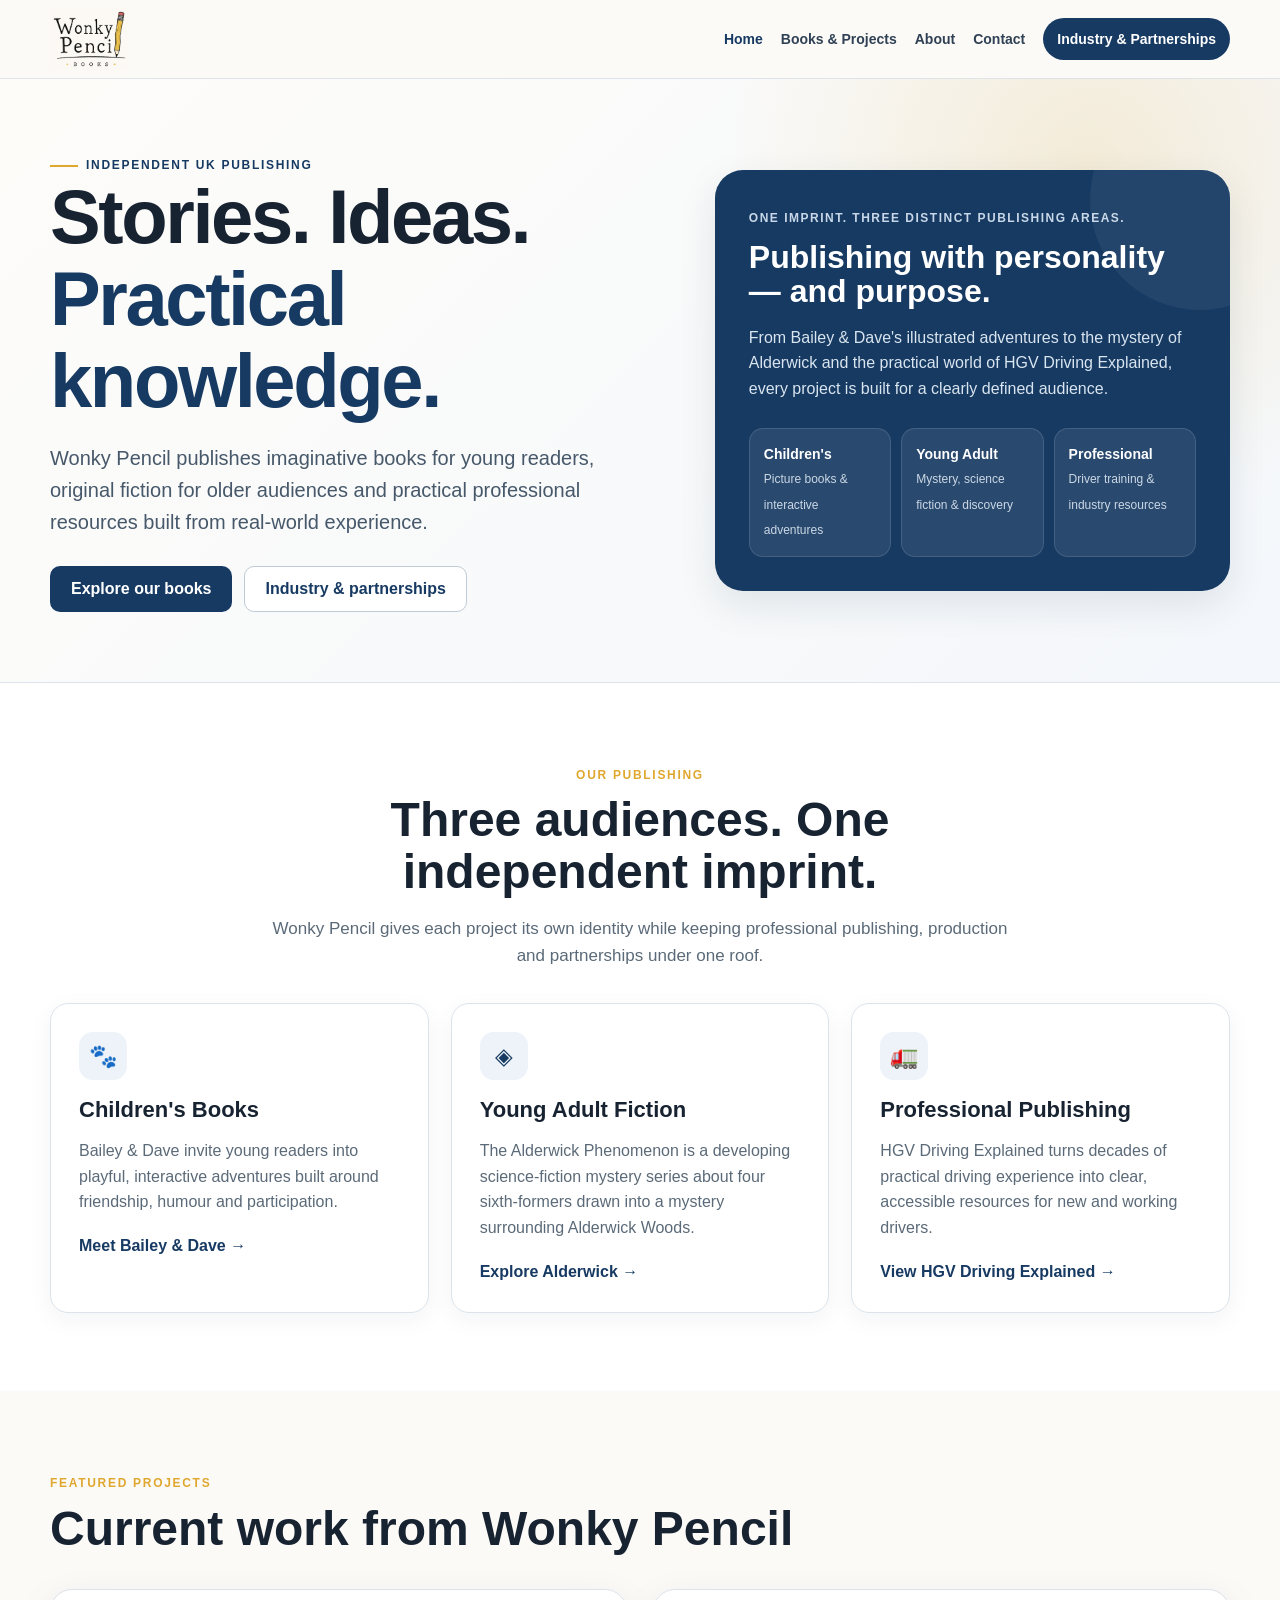
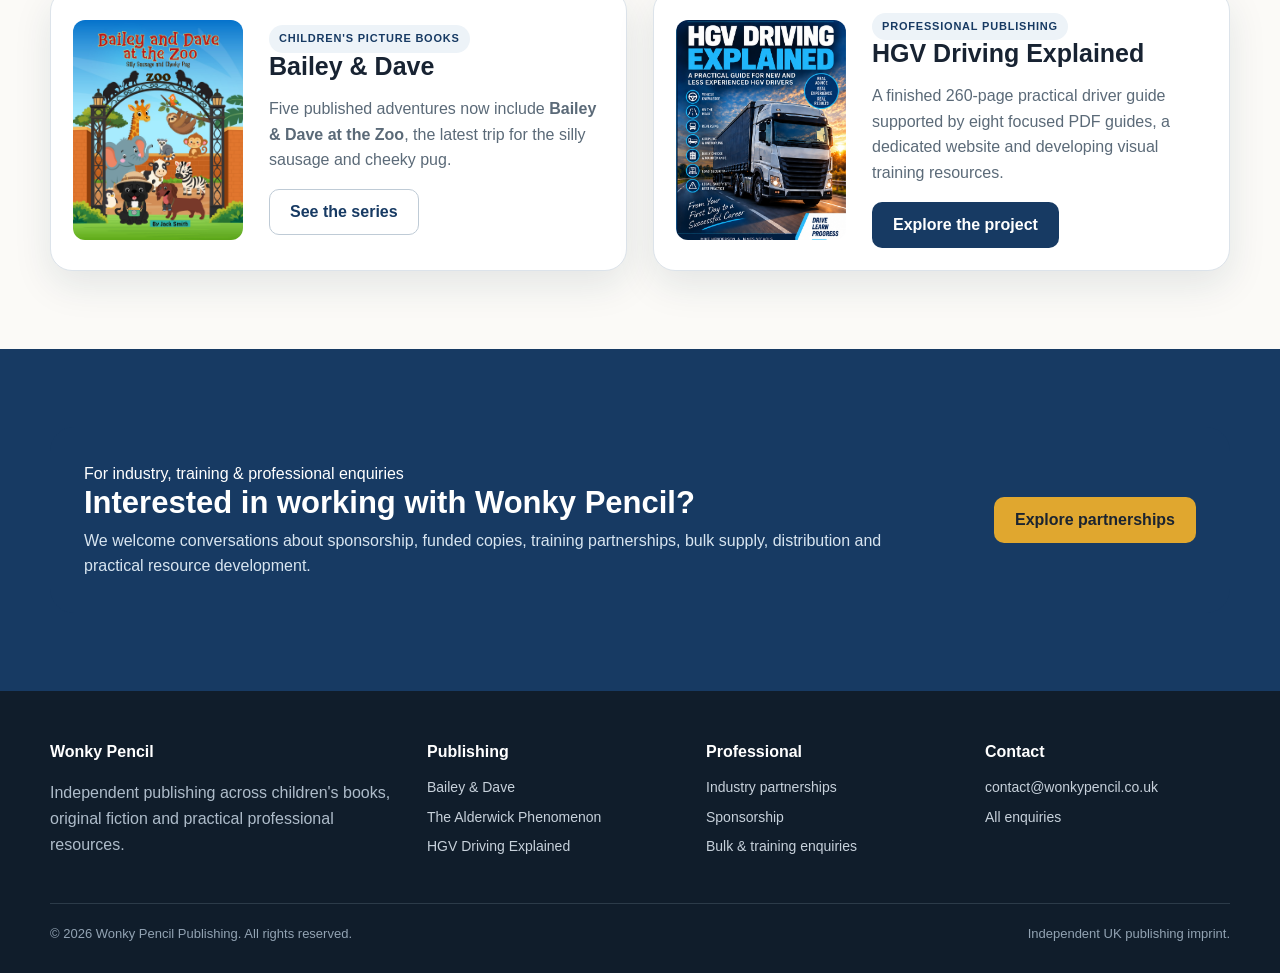
<file: index.html>
<!doctype html>
<html lang="en-GB">
<head>
<meta charset="utf-8">
<meta name="viewport" content="width=device-width,initial-scale=1">
<meta name="description" content="Wonky Pencil is an independent UK publisher of children&#x27;s books, YA fiction and practical professional resources.">
<meta name="robots" content="index,follow,max-image-preview:large">
<title>Independent Publishing for Curious Minds &amp; Working Lives | Wonky Pencil</title>
<link rel="stylesheet" href="styles.css">
</head>
<body>

<header class="site-header">
  <div class="container header-inner">
    <a class="brand" href="index.html">
      <img class="brand-logo" src="wonky-pencil-logo.png" alt="Wonky Pencil Books logo">
    </a>
    <button class="menu-button" aria-label="Open navigation" aria-expanded="false">☰</button>
    <nav class="nav">
      <a href="index.html" class="active">Home</a>
      <a href="books.html" >Books & Projects</a>
      <a href="about.html" >About</a>
      <a href="contact.html" >Contact</a>
      <a class="industry-link" href="industry.html" >Industry & Partnerships</a>
    </nav>
  </div>
</header>


<main>
<section class="hero">
  <div class="container hero-inner">
    <div>
      <span class="eyebrow">Independent UK publishing</span>
      <h1>Stories. Ideas. <span class="accent">Practical knowledge.</span></h1>
      <p class="lead">Wonky Pencil publishes imaginative books for young readers, original fiction for older audiences and practical professional resources built from real-world experience.</p>
      <div class="button-row">
        <a class="btn primary" href="books.html">Explore our books</a>
        <a class="btn secondary" href="industry.html">Industry & partnerships</a>
      </div>
    </div>
    <aside class="hero-panel">
      <span class="kicker">One imprint. Three distinct publishing areas.</span>
      <h2>Publishing with personality — and purpose.</h2>
      <p>From Bailey & Dave's illustrated adventures to the mystery of Alderwick and the practical world of HGV Driving Explained, every project is built for a clearly defined audience.</p>
      <div class="mini-grid">
        <div class="mini"><strong>Children's</strong><span>Picture books & interactive adventures</span></div>
        <div class="mini"><strong>Young Adult</strong><span>Mystery, science fiction & discovery</span></div>
        <div class="mini"><strong>Professional</strong><span>Driver training & industry resources</span></div>
      </div>
    </aside>
  </div>
</section>

<section class="section alt">
  <div class="container">
    <div class="section-head center">
      <span class="label">Our publishing</span>
      <h2>Three audiences. One independent imprint.</h2>
      <p>Wonky Pencil gives each project its own identity while keeping professional publishing, production and partnerships under one roof.</p>
    </div>
    <div class="three-grid">
      <article class="card"><div class="icon">🐾</div><h3>Children's Books</h3><p>Bailey & Dave invite young readers into playful, interactive adventures built around friendship, humour and participation.</p><a class="more" href="bailey-and-dave.html">Meet Bailey & Dave</a></article>
      <article class="card"><div class="icon">◈</div><h3>Young Adult Fiction</h3><p>The Alderwick Phenomenon is a developing science-fiction mystery series about four sixth-formers drawn into a mystery surrounding Alderwick Woods.</p><a class="more" href="alderwick.html">Explore Alderwick</a></article>
      <article class="card"><div class="icon">🚛</div><h3>Professional Publishing</h3><p>HGV Driving Explained turns decades of practical driving experience into clear, accessible resources for new and working drivers.</p><a class="more" href="hgv.html">View HGV Driving Explained</a></article>
    </div>
  </div>
</section>

<section class="section">
  <div class="container">
    <div class="section-head"><span class="label">Featured projects</span><h2>Current work from Wonky Pencil</h2></div>
    <div class="feature-grid">
      <article class="feature-card">
        <img src="bailey-zoo.jpg" alt="Bailey and Dave at the Zoo cover">
        <div><span class="tag">Children's picture books</span><h3>Bailey & Dave</h3><p>Five published adventures now include <strong>Bailey & Dave at the Zoo</strong>, the latest trip for the silly sausage and cheeky pug.</p><a class="btn secondary" href="bailey-and-dave.html">See the series</a></div>
      </article>
      <article class="feature-card">
        <img src="hgv-book-cover.jpg" alt="HGV Driving Explained book cover">
        <div><span class="tag">Professional publishing</span><h3>HGV Driving Explained</h3><p>A finished 260-page practical driver guide supported by eight focused PDF guides, a dedicated website and developing visual training resources.</p><a class="btn primary" href="hgv.html">Explore the project</a></div>
      </article>
    </div>
  </div>
</section>

<section class="section dark">
  <div class="container">
    <div class="callout">
      <div><span class="label">For industry, training & professional enquiries</span><h2>Interested in working with Wonky Pencil?</h2><p>We welcome conversations about sponsorship, funded copies, training partnerships, bulk supply, distribution and practical resource development.</p></div>
      <a class="btn gold" href="industry.html">Explore partnerships</a>
    </div>
  </div>
</section>
</main>


<footer class="footer">
  <div class="container">
    <div class="footer-grid">
      <div class="footer-brand">
        <h4>Wonky Pencil</h4>
        <p>Independent publishing across children's books, original fiction and practical professional resources.</p>
      </div>
      <div>
        <h4>Publishing</h4>
        <a href="bailey-and-dave.html">Bailey & Dave</a>
        <a href="alderwick.html">The Alderwick Phenomenon</a>
        <a href="hgv.html">HGV Driving Explained</a>
      </div>
      <div>
        <h4>Professional</h4>
        <a href="industry.html">Industry partnerships</a>
        <a href="industry.html#sponsorship">Sponsorship</a>
        <a href="industry.html#bulk">Bulk & training enquiries</a>
      </div>
      <div>
        <h4>Contact</h4>
        <a href="mailto:contact@wonkypencil.co.uk">contact@wonkypencil.co.uk</a>
        <a href="contact.html">All enquiries</a>
      </div>
    </div>
    <div class="footer-bottom">
      <span>© 2026 Wonky Pencil Publishing. All rights reserved.</span>
      <span>Independent UK publishing imprint.</span>
    </div>
  </div>
</footer>
<script src="script.js"></script>

</body>
</html>
</file>
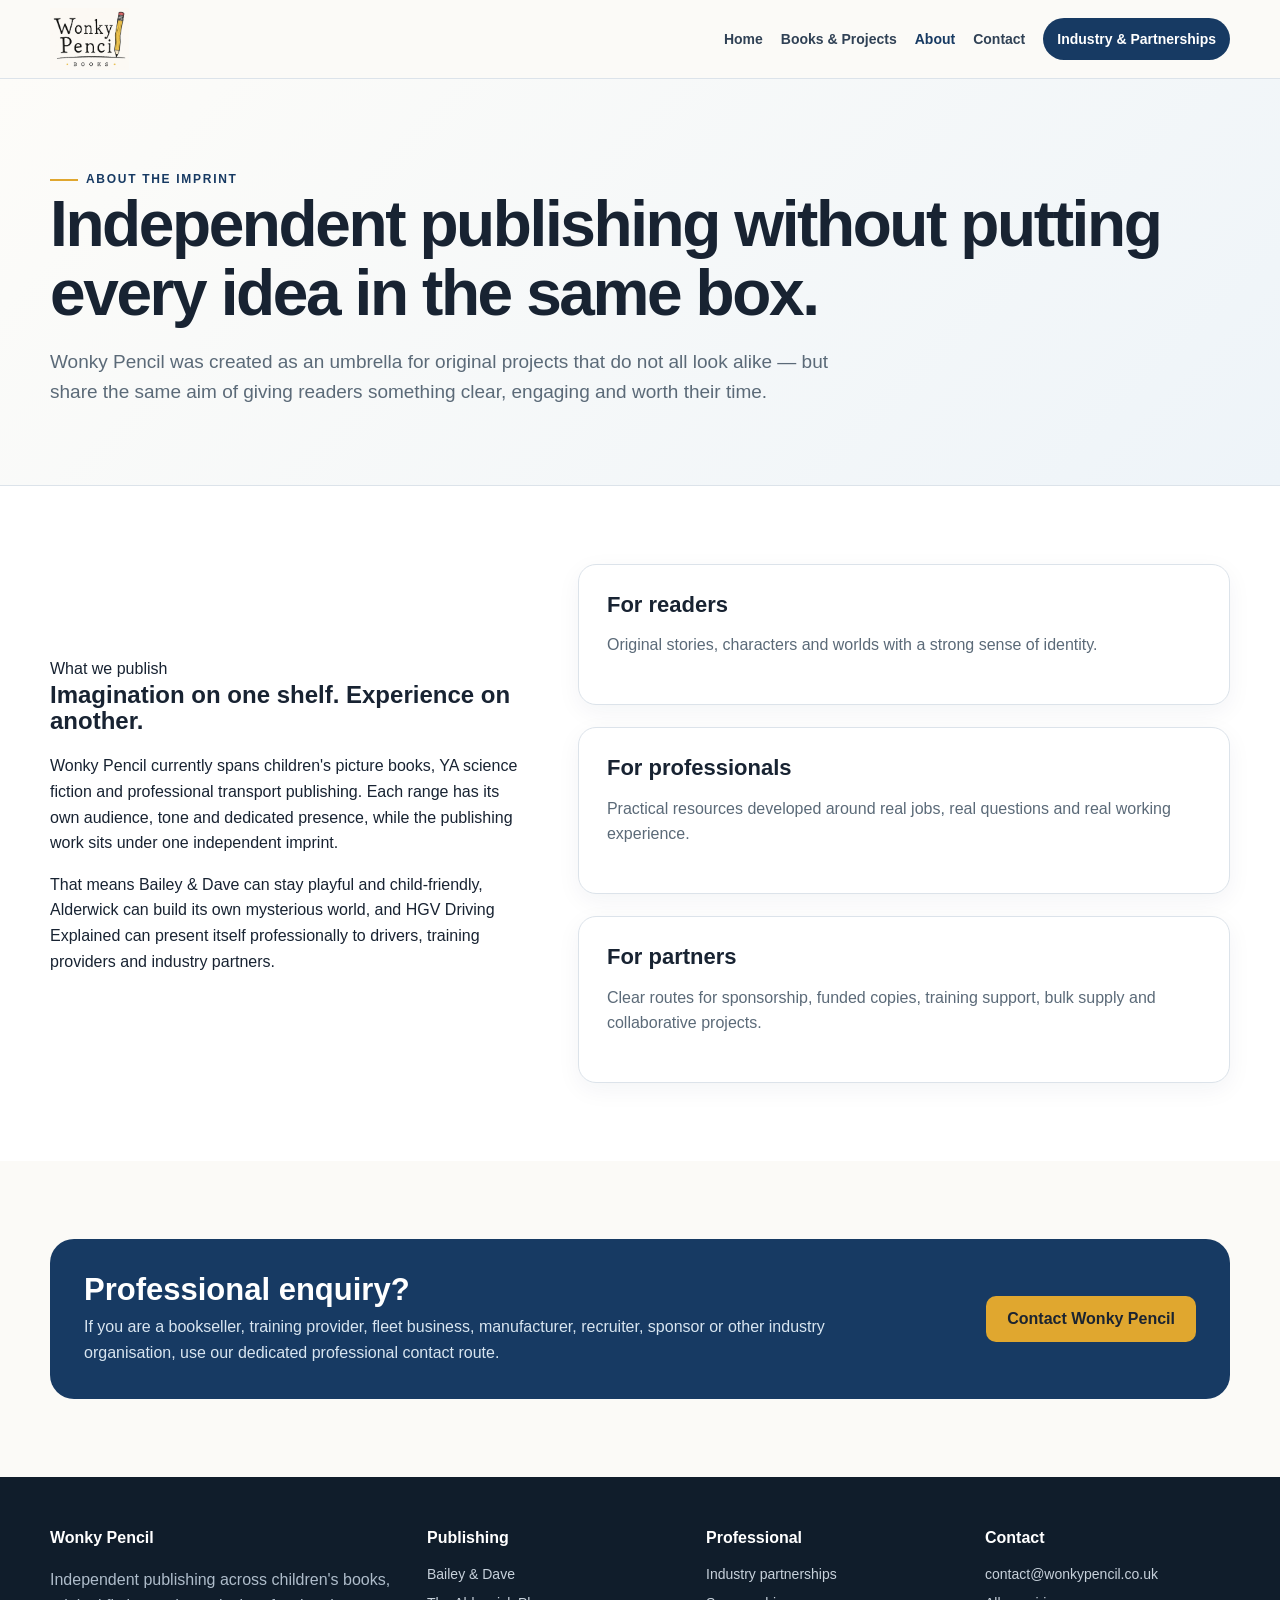
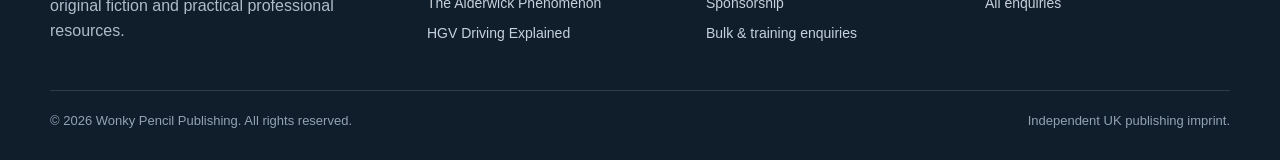
<file: about.html>
<!doctype html>
<html lang="en-GB">
<head>
<meta charset="utf-8">
<meta name="viewport" content="width=device-width,initial-scale=1">
<meta name="description" content="About Wonky Pencil, an independent UK publishing imprint spanning children&#x27;s, YA and professional publishing.">
<meta name="robots" content="index,follow,max-image-preview:large">
<title>About Wonky Pencil | Wonky Pencil</title>
<link rel="stylesheet" href="styles.css">
</head>
<body>

<header class="site-header">
  <div class="container header-inner">
    <a class="brand" href="index.html">
      <img class="brand-logo" src="wonky-pencil-logo.png" alt="Wonky Pencil Books logo">
    </a>
    <button class="menu-button" aria-label="Open navigation" aria-expanded="false">☰</button>
    <nav class="nav">
      <a href="index.html" >Home</a>
      <a href="books.html" >Books & Projects</a>
      <a href="about.html" class="active">About</a>
      <a href="contact.html" >Contact</a>
      <a class="industry-link" href="industry.html" >Industry & Partnerships</a>
    </nav>
  </div>
</header>


<main>
<section class="page-hero"><div class="container"><span class="eyebrow">About the imprint</span><h1>Independent publishing without putting every idea in the same box.</h1><p>Wonky Pencil was created as an umbrella for original projects that do not all look alike — but share the same aim of giving readers something clear, engaging and worth their time.</p></div></section>
<section class="section alt"><div class="container project-split">
  <div><span class="label">What we publish</span><h2>Imagination on one shelf. Experience on another.</h2><p>Wonky Pencil currently spans children's picture books, YA science fiction and professional transport publishing. Each range has its own audience, tone and dedicated presence, while the publishing work sits under one independent imprint.</p><p>That means Bailey & Dave can stay playful and child-friendly, Alderwick can build its own mysterious world, and HGV Driving Explained can present itself professionally to drivers, training providers and industry partners.</p></div>
  <div class="three-grid" style="grid-template-columns:1fr">
    <article class="card"><h3>For readers</h3><p>Original stories, characters and worlds with a strong sense of identity.</p></article>
    <article class="card"><h3>For professionals</h3><p>Practical resources developed around real jobs, real questions and real working experience.</p></article>
    <article class="card"><h3>For partners</h3><p>Clear routes for sponsorship, funded copies, training support, bulk supply and collaborative projects.</p></article>
  </div>
</div></section>
<section class="section"><div class="container"><div class="callout"><div><h2>Professional enquiry?</h2><p>If you are a bookseller, training provider, fleet business, manufacturer, recruiter, sponsor or other industry organisation, use our dedicated professional contact route.</p></div><a class="btn gold" href="contact.html">Contact Wonky Pencil</a></div></div></section>
</main>


<footer class="footer">
  <div class="container">
    <div class="footer-grid">
      <div class="footer-brand">
        <h4>Wonky Pencil</h4>
        <p>Independent publishing across children's books, original fiction and practical professional resources.</p>
      </div>
      <div>
        <h4>Publishing</h4>
        <a href="bailey-and-dave.html">Bailey & Dave</a>
        <a href="alderwick.html">The Alderwick Phenomenon</a>
        <a href="hgv.html">HGV Driving Explained</a>
      </div>
      <div>
        <h4>Professional</h4>
        <a href="industry.html">Industry partnerships</a>
        <a href="industry.html#sponsorship">Sponsorship</a>
        <a href="industry.html#bulk">Bulk & training enquiries</a>
      </div>
      <div>
        <h4>Contact</h4>
        <a href="mailto:contact@wonkypencil.co.uk">contact@wonkypencil.co.uk</a>
        <a href="contact.html">All enquiries</a>
      </div>
    </div>
    <div class="footer-bottom">
      <span>© 2026 Wonky Pencil Publishing. All rights reserved.</span>
      <span>Independent UK publishing imprint.</span>
    </div>
  </div>
</footer>
<script src="script.js"></script>

</body>
</html>
</file>
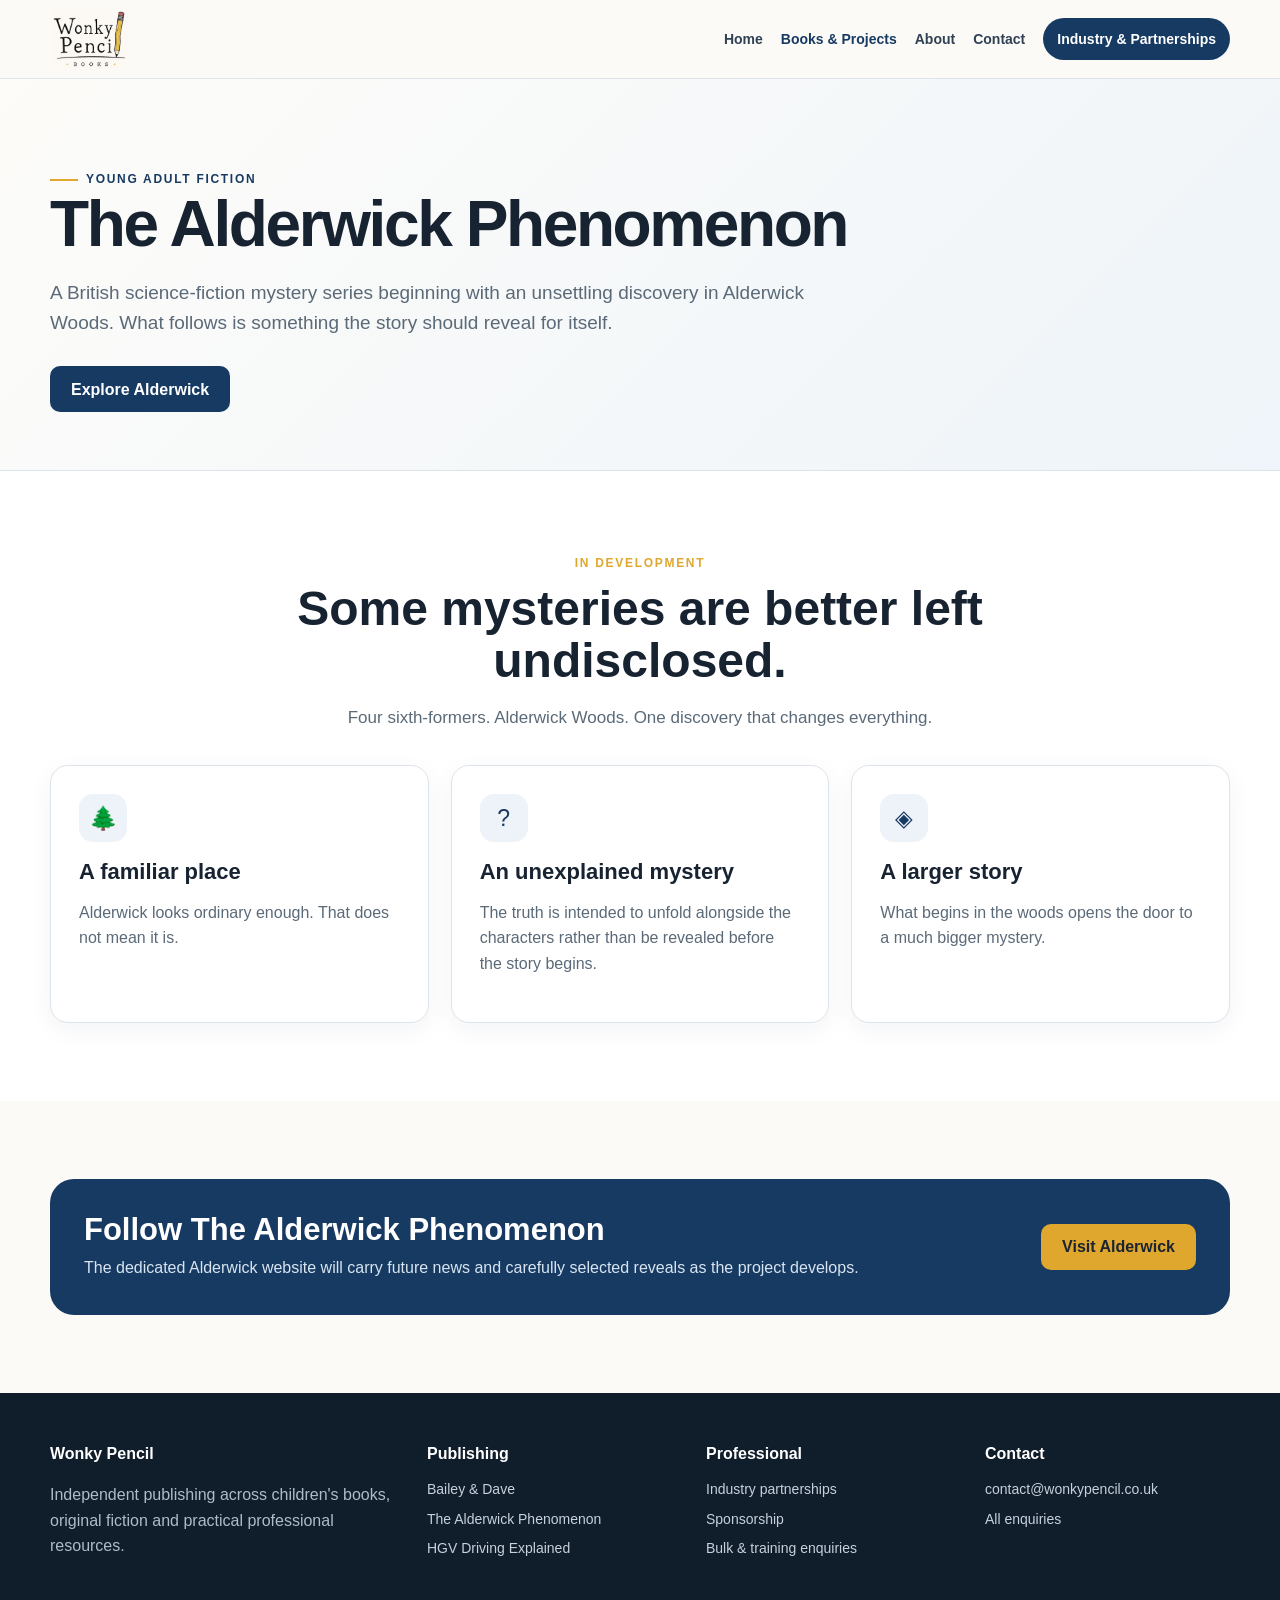
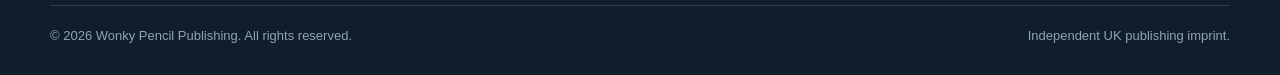
<file: alderwick.html>
<!doctype html>
<html lang="en-GB">
<head>
<meta charset="utf-8">
<meta name="viewport" content="width=device-width,initial-scale=1">
<meta name="description" content="Discover The Alderwick Phenomenon, a developing British YA science-fiction mystery series.">
<meta name="robots" content="index,follow,max-image-preview:large">
<title>The Alderwick Phenomenon | Wonky Pencil</title>
<link rel="stylesheet" href="styles.css">
</head>
<body>

<header class="site-header">
  <div class="container header-inner">
    <a class="brand" href="index.html">
      <img class="brand-logo" src="wonky-pencil-logo.png" alt="Wonky Pencil Books logo">
    </a>
    <button class="menu-button" aria-label="Open navigation" aria-expanded="false">☰</button>
    <nav class="nav">
      <a href="index.html" >Home</a>
      <a href="books.html" class="active">Books & Projects</a>
      <a href="about.html" >About</a>
      <a href="contact.html" >Contact</a>
      <a class="industry-link" href="industry.html" >Industry & Partnerships</a>
    </nav>
  </div>
</header>


<main>
<section class="page-hero">
  <div class="container">
    <span class="eyebrow">Young Adult fiction</span>
    <h1>The Alderwick Phenomenon</h1>
    <p>A British science-fiction mystery series beginning with an unsettling discovery in Alderwick Woods. What follows is something the story should reveal for itself.</p>
    <div class="button-row">
      <a class="btn primary" href="https://www.alderwickphenomenon.co.uk" target="_blank" rel="noopener">Explore Alderwick</a>
    </div>
  </div>
</section>

<section class="section alt">
  <div class="container">
    <div class="section-head center">
      <span class="label">In development</span>
      <h2>Some mysteries are better left undisclosed.</h2>
      <p>Four sixth-formers. Alderwick Woods. One discovery that changes everything.</p>
    </div>

    <div class="three-grid">
      <article class="card">
        <div class="icon">🌲</div>
        <h3>A familiar place</h3>
        <p>Alderwick looks ordinary enough. That does not mean it is.</p>
      </article>

      <article class="card">
        <div class="icon">?</div>
        <h3>An unexplained mystery</h3>
        <p>The truth is intended to unfold alongside the characters rather than be revealed before the story begins.</p>
      </article>

      <article class="card">
        <div class="icon">◈</div>
        <h3>A larger story</h3>
        <p>What begins in the woods opens the door to a much bigger mystery.</p>
      </article>
    </div>
  </div>
</section>

<section class="section">
  <div class="container">
    <div class="callout">
      <div>
        <h2>Follow The Alderwick Phenomenon</h2>
        <p>The dedicated Alderwick website will carry future news and carefully selected reveals as the project develops.</p>
      </div>
      <a class="btn gold" href="https://www.alderwickphenomenon.co.uk" target="_blank" rel="noopener">Visit Alderwick</a>
    </div>
  </div>
</section>
</main>


<footer class="footer">
  <div class="container">
    <div class="footer-grid">
      <div class="footer-brand">
        <h4>Wonky Pencil</h4>
        <p>Independent publishing across children's books, original fiction and practical professional resources.</p>
      </div>
      <div>
        <h4>Publishing</h4>
        <a href="bailey-and-dave.html">Bailey & Dave</a>
        <a href="alderwick.html">The Alderwick Phenomenon</a>
        <a href="hgv.html">HGV Driving Explained</a>
      </div>
      <div>
        <h4>Professional</h4>
        <a href="industry.html">Industry partnerships</a>
        <a href="industry.html#sponsorship">Sponsorship</a>
        <a href="industry.html#bulk">Bulk & training enquiries</a>
      </div>
      <div>
        <h4>Contact</h4>
        <a href="mailto:contact@wonkypencil.co.uk">contact@wonkypencil.co.uk</a>
        <a href="contact.html">All enquiries</a>
      </div>
    </div>
    <div class="footer-bottom">
      <span>© 2026 Wonky Pencil Publishing. All rights reserved.</span>
      <span>Independent UK publishing imprint.</span>
    </div>
  </div>
</footer>
<script src="script.js"></script>

</body>
</html>
</file>
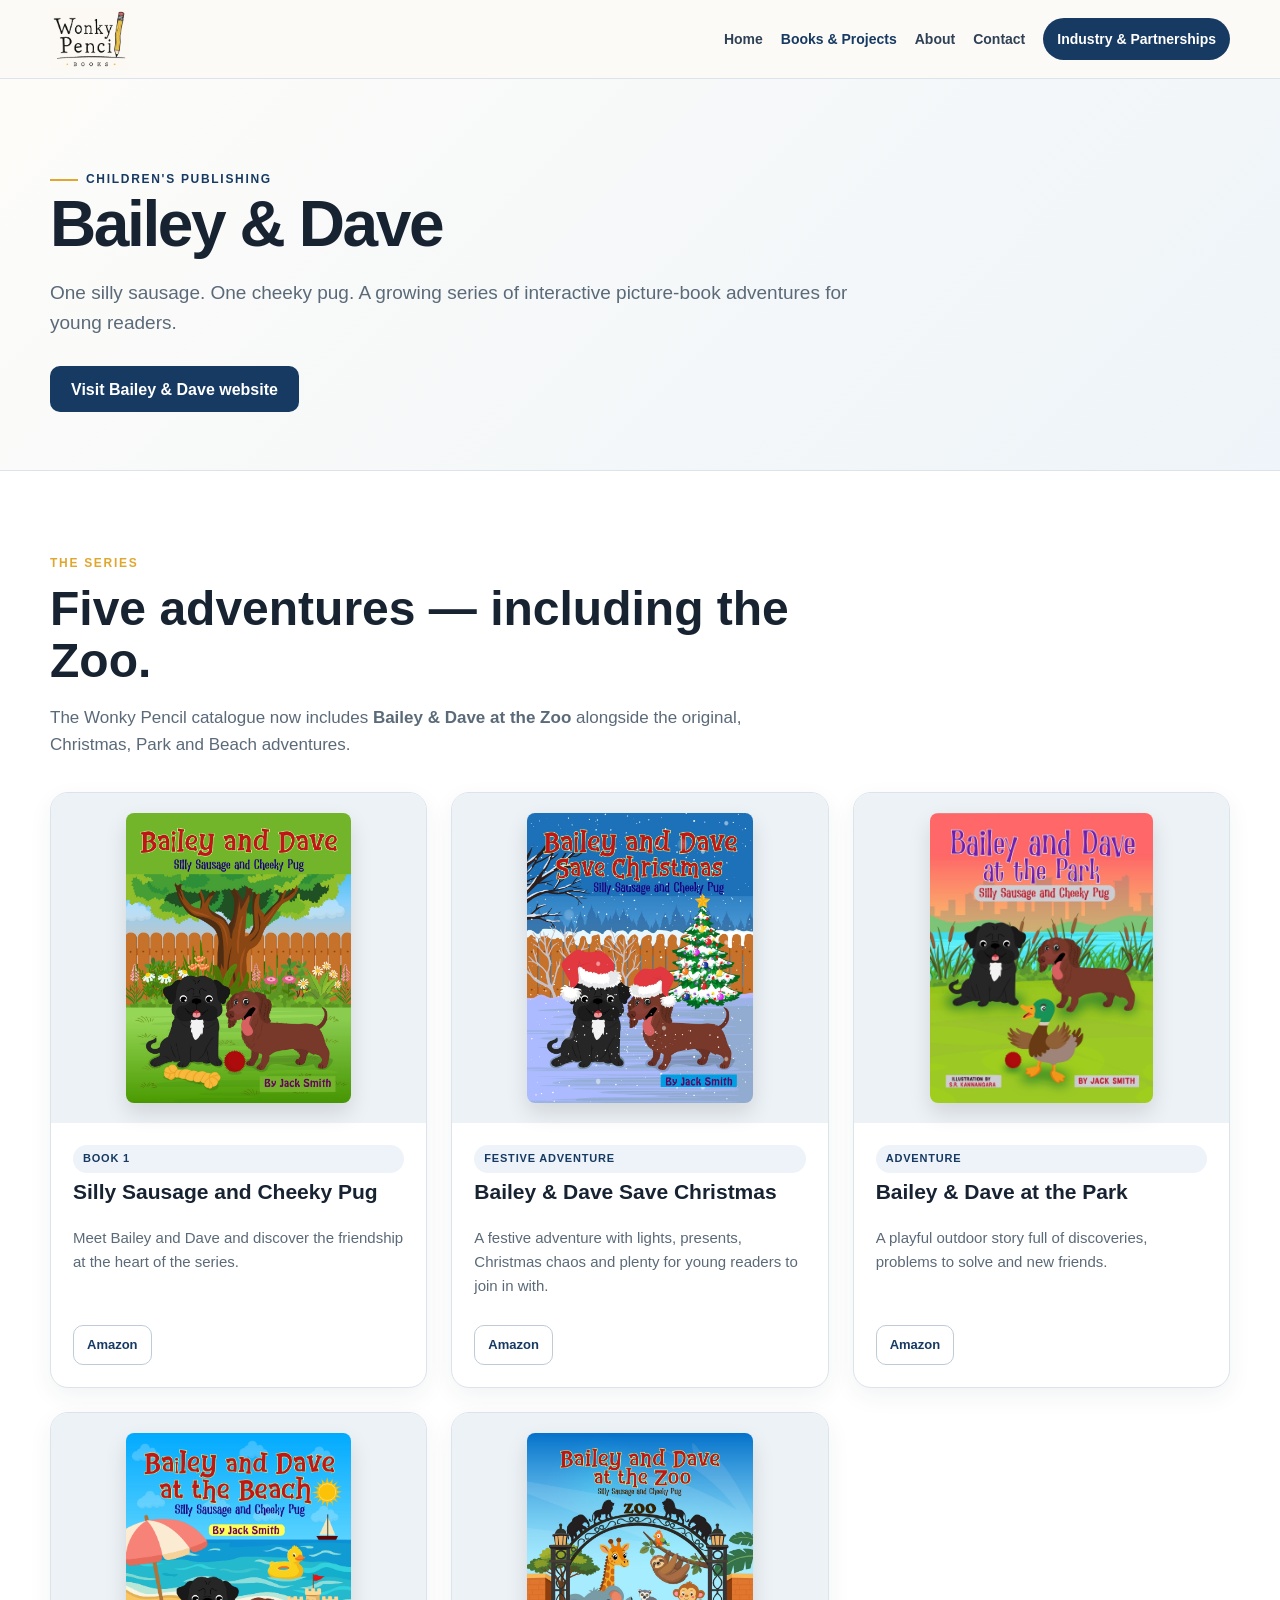
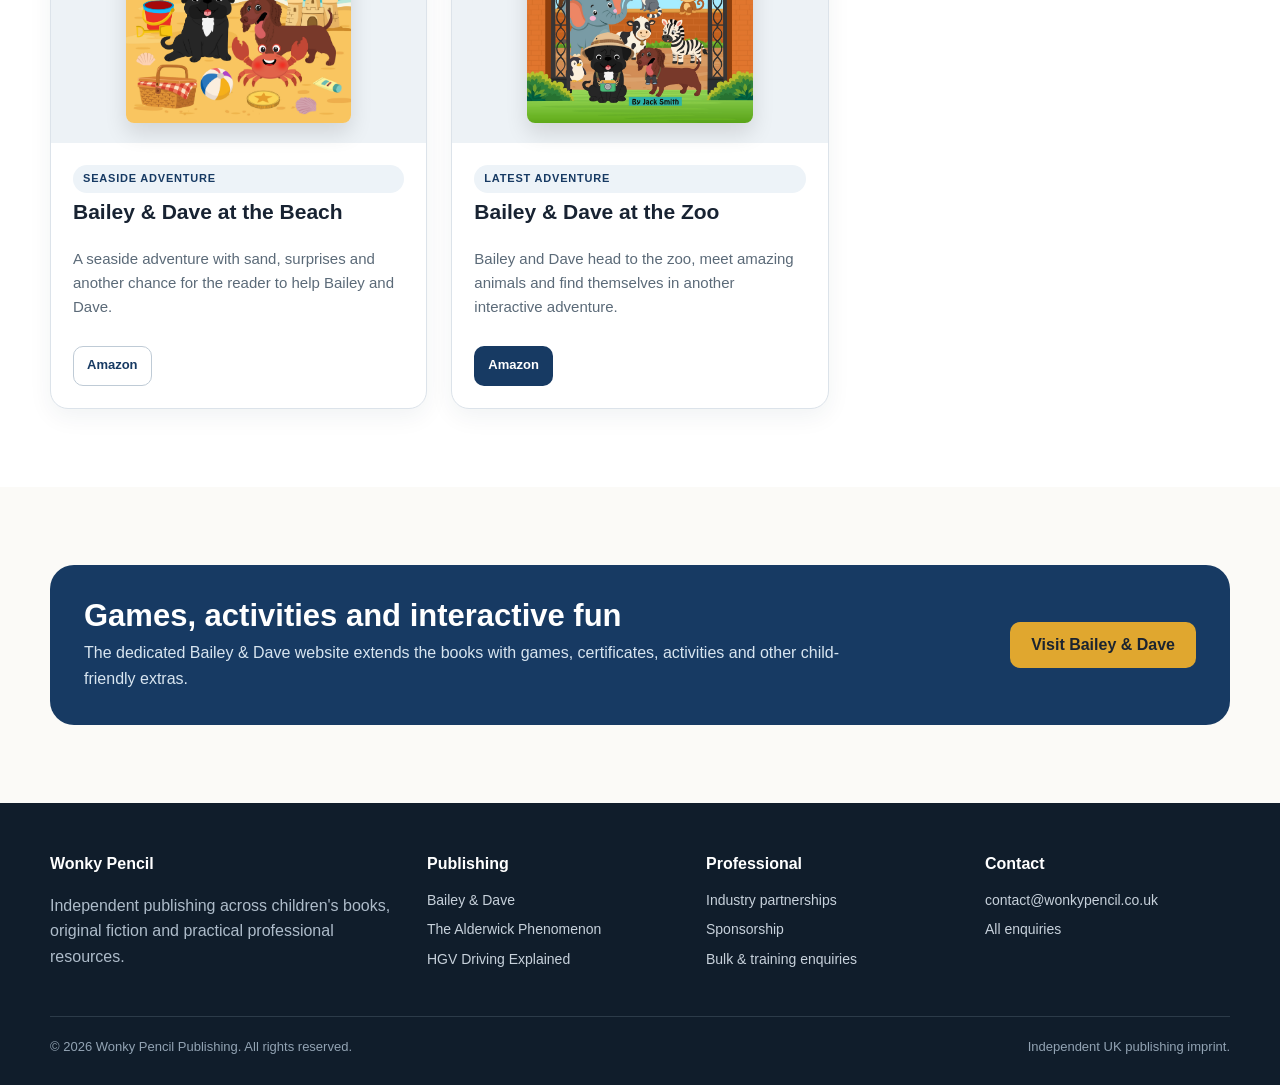
<file: bailey-and-dave.html>
<!doctype html>
<html lang="en-GB">
<head>
<meta charset="utf-8">
<meta name="viewport" content="width=device-width,initial-scale=1">
<meta name="description" content="Discover the Bailey &amp; Dave children&#x27;s picture book series, including the latest Zoo adventure.">
<meta name="robots" content="index,follow,max-image-preview:large">
<title>Bailey &amp; Dave Children&#x27;s Books | Wonky Pencil</title>
<link rel="stylesheet" href="styles.css">
</head>
<body>

<header class="site-header">
  <div class="container header-inner">
    <a class="brand" href="index.html">
      <img class="brand-logo" src="wonky-pencil-logo.png" alt="Wonky Pencil Books logo">
    </a>
    <button class="menu-button" aria-label="Open navigation" aria-expanded="false">☰</button>
    <nav class="nav">
      <a href="index.html" >Home</a>
      <a href="books.html" class="active">Books & Projects</a>
      <a href="about.html" >About</a>
      <a href="contact.html" >Contact</a>
      <a class="industry-link" href="industry.html" >Industry & Partnerships</a>
    </nav>
  </div>
</header>


<main>
<section class="page-hero"><div class="container"><span class="eyebrow">Children's publishing</span><h1>Bailey & Dave</h1><p>One silly sausage. One cheeky pug. A growing series of interactive picture-book adventures for young readers.</p><div class="button-row"><a class="btn primary" href="https://baileyanddave.co.uk/" target="_blank" rel="noopener">Visit Bailey & Dave website</a></div></div></section>
<section class="section alt"><div class="container">
  <div class="section-head"><span class="label">The series</span><h2>Five adventures — including the Zoo.</h2><p>The Wonky Pencil catalogue now includes <strong>Bailey & Dave at the Zoo</strong> alongside the original, Christmas, Park and Beach adventures.</p></div>
  <div class="book-grid">
    <article class="book-card"><div class="cover-wrap"><img src="bailey-book1.jpg" alt="Bailey and Dave Silly Sausage and Cheeky Pug cover"></div><div class="body"><span class="tag">Book 1</span><h3>Silly Sausage and Cheeky Pug</h3><p>Meet Bailey and Dave and discover the friendship at the heart of the series.</p><div class="actions"><a class="btn secondary" href="https://amzn.eu/d/0fRtiYjL" target="_blank" rel="noopener">Amazon</a></div></div></article>
    <article class="book-card"><div class="cover-wrap"><img src="bailey-christmas.jpg" alt="Bailey and Dave Save Christmas cover"></div><div class="body"><span class="tag">Festive adventure</span><h3>Bailey & Dave Save Christmas</h3><p>A festive adventure with lights, presents, Christmas chaos and plenty for young readers to join in with.</p><div class="actions"><a class="btn secondary" href="https://amzn.eu/d/00BfviV" target="_blank" rel="noopener">Amazon</a></div></div></article>
    <article class="book-card"><div class="cover-wrap"><img src="bailey-park.jpg" alt="Bailey and Dave at the Park cover"></div><div class="body"><span class="tag">Adventure</span><h3>Bailey & Dave at the Park</h3><p>A playful outdoor story full of discoveries, problems to solve and new friends.</p><div class="actions"><a class="btn secondary" href="https://amzn.eu/d/07FdiQYF" target="_blank" rel="noopener">Amazon</a></div></div></article>
    <article class="book-card"><div class="cover-wrap"><img src="bailey-beach.jpg" alt="Bailey and Dave at the Beach cover"></div><div class="body"><span class="tag">Seaside adventure</span><h3>Bailey & Dave at the Beach</h3><p>A seaside adventure with sand, surprises and another chance for the reader to help Bailey and Dave.</p><div class="actions"><a class="btn secondary" href="https://amzn.eu/d/04A4x4qe" target="_blank" rel="noopener">Amazon</a></div></div></article>
    <article class="book-card"><div class="cover-wrap"><img src="bailey-zoo.jpg" alt="Bailey and Dave at the Zoo cover"></div><div class="body"><span class="tag">Latest adventure</span><h3>Bailey & Dave at the Zoo</h3><p>Bailey and Dave head to the zoo, meet amazing animals and find themselves in another interactive adventure.</p><div class="actions"><a class="btn primary" href="https://amzn.eu/d/0219UNrO" target="_blank" rel="noopener">Amazon</a></div></div></article>
  </div>
</div></section>
<section class="section"><div class="container"><div class="callout"><div><h2>Games, activities and interactive fun</h2><p>The dedicated Bailey & Dave website extends the books with games, certificates, activities and other child-friendly extras.</p></div><a class="btn gold" href="https://baileyanddave.co.uk/" target="_blank" rel="noopener">Visit Bailey & Dave</a></div></div></section>
</main>


<footer class="footer">
  <div class="container">
    <div class="footer-grid">
      <div class="footer-brand">
        <h4>Wonky Pencil</h4>
        <p>Independent publishing across children's books, original fiction and practical professional resources.</p>
      </div>
      <div>
        <h4>Publishing</h4>
        <a href="bailey-and-dave.html">Bailey & Dave</a>
        <a href="alderwick.html">The Alderwick Phenomenon</a>
        <a href="hgv.html">HGV Driving Explained</a>
      </div>
      <div>
        <h4>Professional</h4>
        <a href="industry.html">Industry partnerships</a>
        <a href="industry.html#sponsorship">Sponsorship</a>
        <a href="industry.html#bulk">Bulk & training enquiries</a>
      </div>
      <div>
        <h4>Contact</h4>
        <a href="mailto:contact@wonkypencil.co.uk">contact@wonkypencil.co.uk</a>
        <a href="contact.html">All enquiries</a>
      </div>
    </div>
    <div class="footer-bottom">
      <span>© 2026 Wonky Pencil Publishing. All rights reserved.</span>
      <span>Independent UK publishing imprint.</span>
    </div>
  </div>
</footer>
<script src="script.js"></script>

</body>
</html>
</file>
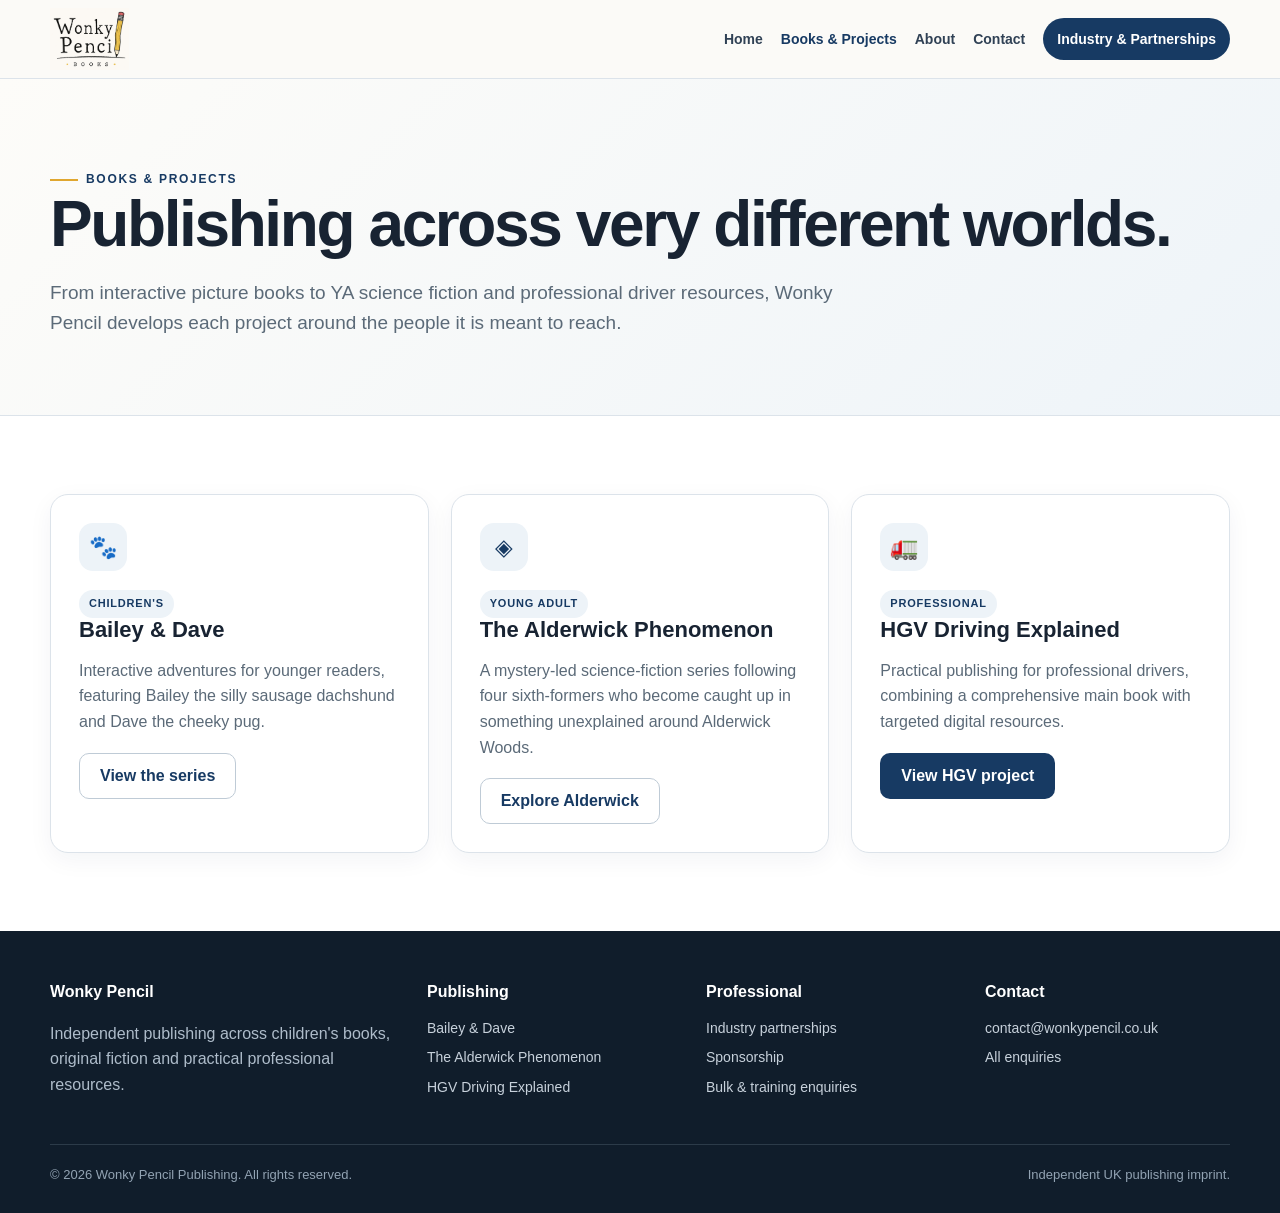
<file: books.html>
<!doctype html>
<html lang="en-GB">
<head>
<meta charset="utf-8">
<meta name="viewport" content="width=device-width,initial-scale=1">
<meta name="description" content="Explore Wonky Pencil books and projects including Bailey &amp; Dave, The Alderwick Phenomenon and HGV Driving Explained.">
<meta name="robots" content="index,follow,max-image-preview:large">
<title>Books &amp; Projects | Wonky Pencil</title>
<link rel="stylesheet" href="styles.css">
</head>
<body>

<header class="site-header">
  <div class="container header-inner">
    <a class="brand" href="index.html">
      <img class="brand-logo" src="wonky-pencil-logo.png" alt="Wonky Pencil Books logo">
    </a>
    <button class="menu-button" aria-label="Open navigation" aria-expanded="false">☰</button>
    <nav class="nav">
      <a href="index.html" >Home</a>
      <a href="books.html" class="active">Books & Projects</a>
      <a href="about.html" >About</a>
      <a href="contact.html" >Contact</a>
      <a class="industry-link" href="industry.html" >Industry & Partnerships</a>
    </nav>
  </div>
</header>


<main>
<section class="page-hero"><div class="container"><span class="eyebrow">Books & projects</span><h1>Publishing across very different worlds.</h1><p>From interactive picture books to YA science fiction and professional driver resources, Wonky Pencil develops each project around the people it is meant to reach.</p></div></section>
<section class="section alt"><div class="container">
  <div class="three-grid">
    <article class="card"><div class="icon">🐾</div><span class="tag">Children's</span><h3>Bailey & Dave</h3><p>Interactive adventures for younger readers, featuring Bailey the silly sausage dachshund and Dave the cheeky pug.</p><a class="btn secondary" href="bailey-and-dave.html">View the series</a></article>
    <article class="card"><div class="icon">◈</div><span class="tag">Young Adult</span><h3>The Alderwick Phenomenon</h3><p>A mystery-led science-fiction series following four sixth-formers who become caught up in something unexplained around Alderwick Woods.</p><a class="btn secondary" href="alderwick.html">Explore Alderwick</a></article>
    <article class="card"><div class="icon">🚛</div><span class="tag">Professional</span><h3>HGV Driving Explained</h3><p>Practical publishing for professional drivers, combining a comprehensive main book with targeted digital resources.</p><a class="btn primary" href="hgv.html">View HGV project</a></article>
  </div>
</div></section>
</main>


<footer class="footer">
  <div class="container">
    <div class="footer-grid">
      <div class="footer-brand">
        <h4>Wonky Pencil</h4>
        <p>Independent publishing across children's books, original fiction and practical professional resources.</p>
      </div>
      <div>
        <h4>Publishing</h4>
        <a href="bailey-and-dave.html">Bailey & Dave</a>
        <a href="alderwick.html">The Alderwick Phenomenon</a>
        <a href="hgv.html">HGV Driving Explained</a>
      </div>
      <div>
        <h4>Professional</h4>
        <a href="industry.html">Industry partnerships</a>
        <a href="industry.html#sponsorship">Sponsorship</a>
        <a href="industry.html#bulk">Bulk & training enquiries</a>
      </div>
      <div>
        <h4>Contact</h4>
        <a href="mailto:contact@wonkypencil.co.uk">contact@wonkypencil.co.uk</a>
        <a href="contact.html">All enquiries</a>
      </div>
    </div>
    <div class="footer-bottom">
      <span>© 2026 Wonky Pencil Publishing. All rights reserved.</span>
      <span>Independent UK publishing imprint.</span>
    </div>
  </div>
</footer>
<script src="script.js"></script>

</body>
</html>
</file>
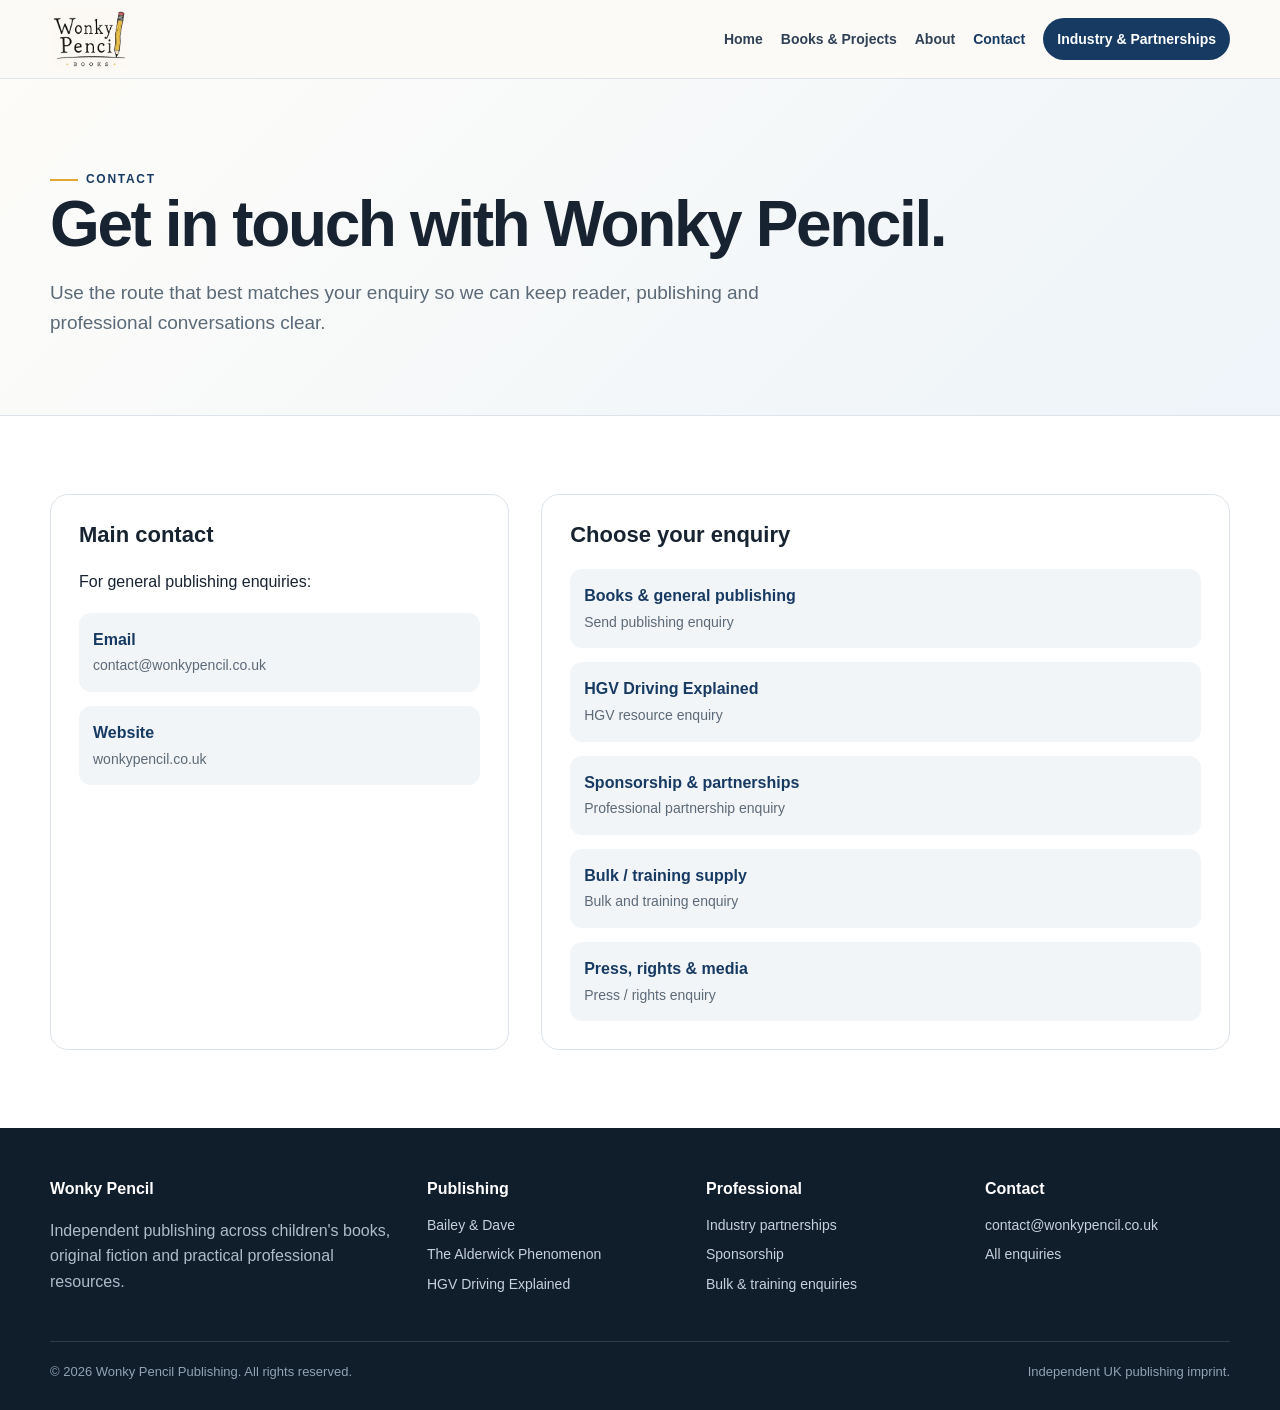
<file: contact.html>
<!doctype html>
<html lang="en-GB">
<head>
<meta charset="utf-8">
<meta name="viewport" content="width=device-width,initial-scale=1">
<meta name="description" content="Contact Wonky Pencil for publishing, HGV resources, sponsorship, partnerships, bulk supply, press and rights enquiries.">
<meta name="robots" content="index,follow,max-image-preview:large">
<title>Contact Wonky Pencil | Wonky Pencil</title>
<link rel="stylesheet" href="styles.css">
</head>
<body>

<header class="site-header">
  <div class="container header-inner">
    <a class="brand" href="index.html">
      <img class="brand-logo" src="wonky-pencil-logo.png" alt="Wonky Pencil Books logo">
    </a>
    <button class="menu-button" aria-label="Open navigation" aria-expanded="false">☰</button>
    <nav class="nav">
      <a href="index.html" >Home</a>
      <a href="books.html" >Books & Projects</a>
      <a href="about.html" >About</a>
      <a href="contact.html" class="active">Contact</a>
      <a class="industry-link" href="industry.html" >Industry & Partnerships</a>
    </nav>
  </div>
</header>


<main>
<section class="page-hero"><div class="container"><span class="eyebrow">Contact</span><h1>Get in touch with Wonky Pencil.</h1><p>Use the route that best matches your enquiry so we can keep reader, publishing and professional conversations clear.</p></div></section>
<section class="section alt"><div class="container contact-grid">
  <div class="contact-panel"><h3>Main contact</h3><p>For general publishing enquiries:</p><div class="contact-list"><div class="contact-item"><strong>Email</strong><a href="mailto:contact@wonkypencil.co.uk">contact@wonkypencil.co.uk</a></div><div class="contact-item"><strong>Website</strong><span>wonkypencil.co.uk</span></div></div></div>
  <div class="contact-panel"><h3>Choose your enquiry</h3><div class="contact-list">
    <div class="contact-item"><strong>Books & general publishing</strong><a href="mailto:contact@wonkypencil.co.uk?subject=Publishing%20Enquiry">Send publishing enquiry</a></div>
    <div class="contact-item"><strong>HGV Driving Explained</strong><a href="mailto:contact@wonkypencil.co.uk?subject=HGV%20Driving%20Explained%20Enquiry">HGV resource enquiry</a></div>
    <div class="contact-item"><strong>Sponsorship & partnerships</strong><a href="mailto:contact@wonkypencil.co.uk?subject=Sponsorship%20and%20Partnership%20Enquiry">Professional partnership enquiry</a></div>
    <div class="contact-item"><strong>Bulk / training supply</strong><a href="mailto:contact@wonkypencil.co.uk?subject=Bulk%20or%20Training%20Supply%20Enquiry">Bulk and training enquiry</a></div>
    <div class="contact-item"><strong>Press, rights & media</strong><a href="mailto:contact@wonkypencil.co.uk?subject=Press%20Rights%20or%20Media%20Enquiry">Press / rights enquiry</a></div>
  </div></div>
</div></section>
</main>


<footer class="footer">
  <div class="container">
    <div class="footer-grid">
      <div class="footer-brand">
        <h4>Wonky Pencil</h4>
        <p>Independent publishing across children's books, original fiction and practical professional resources.</p>
      </div>
      <div>
        <h4>Publishing</h4>
        <a href="bailey-and-dave.html">Bailey & Dave</a>
        <a href="alderwick.html">The Alderwick Phenomenon</a>
        <a href="hgv.html">HGV Driving Explained</a>
      </div>
      <div>
        <h4>Professional</h4>
        <a href="industry.html">Industry partnerships</a>
        <a href="industry.html#sponsorship">Sponsorship</a>
        <a href="industry.html#bulk">Bulk & training enquiries</a>
      </div>
      <div>
        <h4>Contact</h4>
        <a href="mailto:contact@wonkypencil.co.uk">contact@wonkypencil.co.uk</a>
        <a href="contact.html">All enquiries</a>
      </div>
    </div>
    <div class="footer-bottom">
      <span>© 2026 Wonky Pencil Publishing. All rights reserved.</span>
      <span>Independent UK publishing imprint.</span>
    </div>
  </div>
</footer>
<script src="script.js"></script>

</body>
</html>
</file>
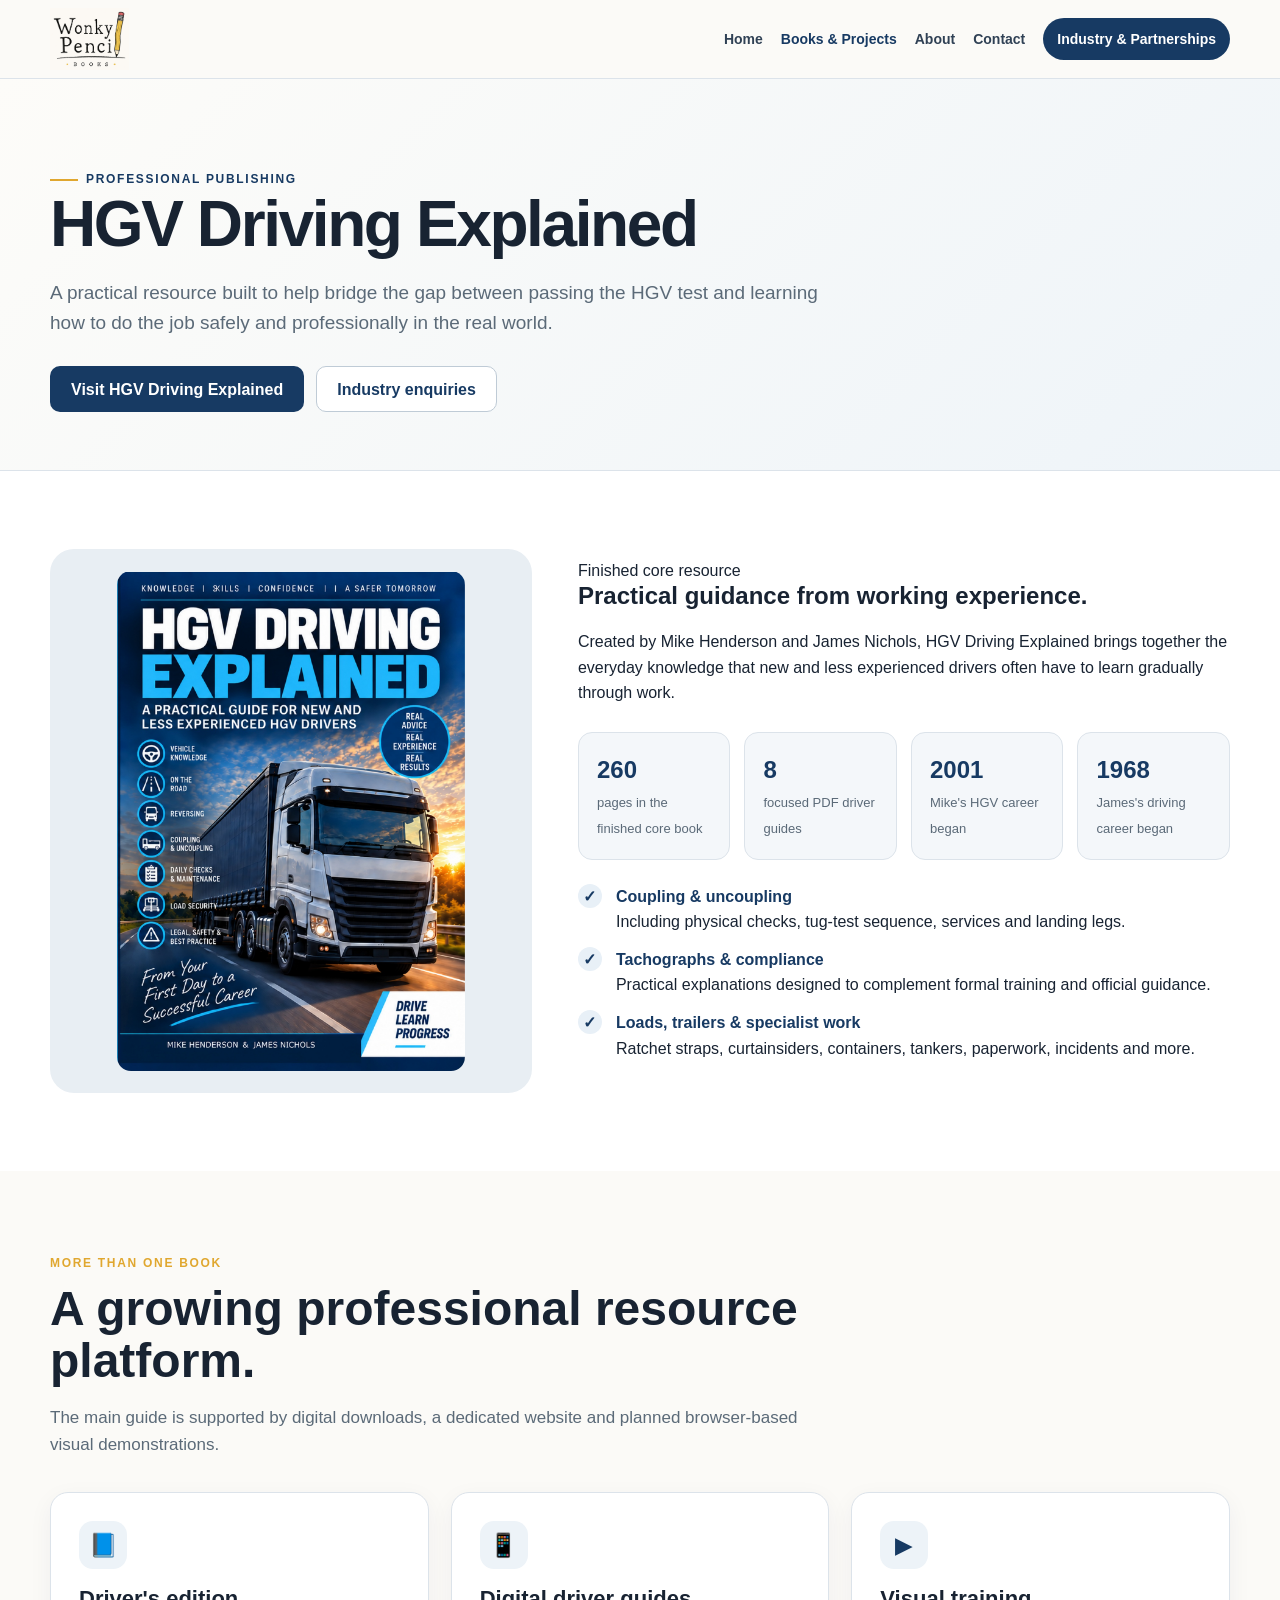
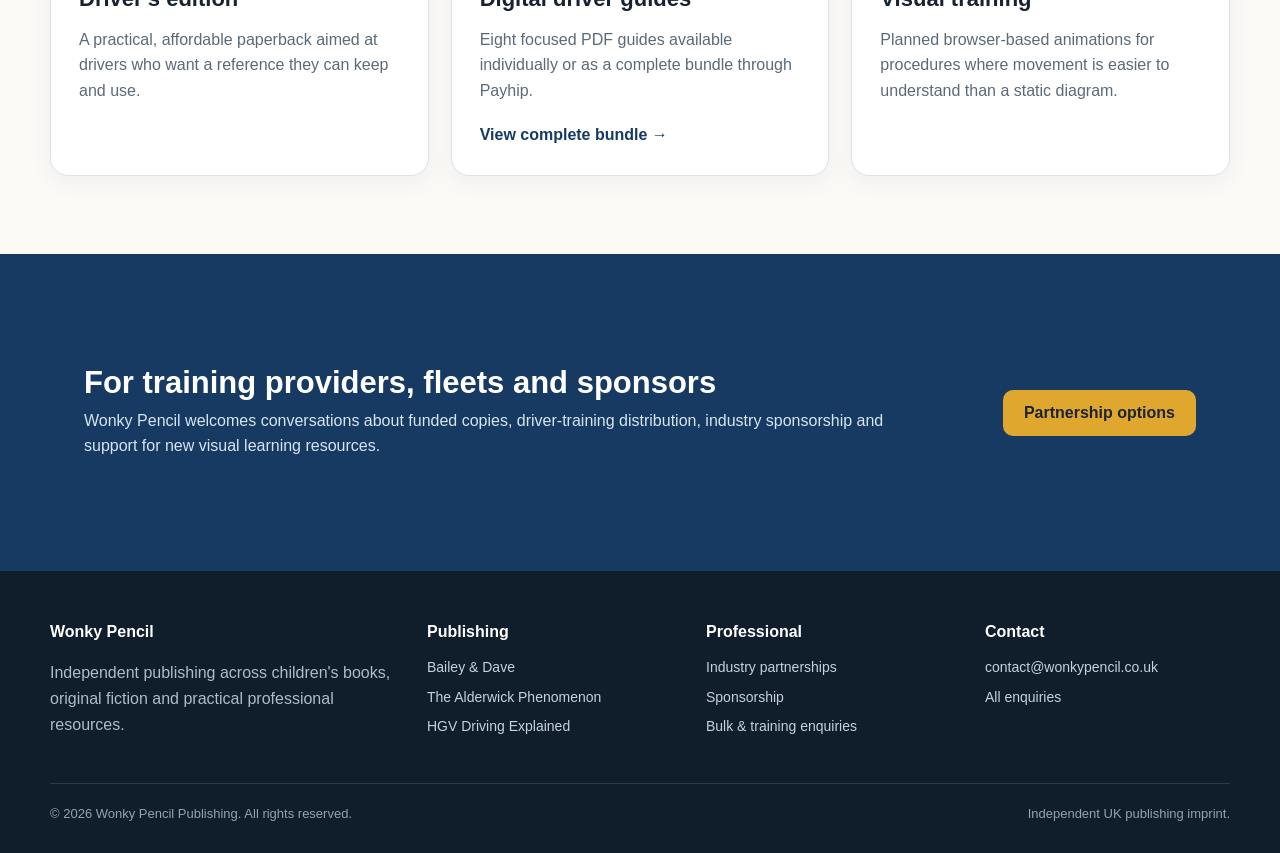
<file: hgv.html>
<!doctype html>
<html lang="en-GB">
<head>
<meta charset="utf-8">
<meta name="viewport" content="width=device-width,initial-scale=1">
<meta name="description" content="HGV Driving Explained is a practical driver resource, book and digital guide project from Wonky Pencil.">
<meta name="robots" content="index,follow,max-image-preview:large">
<title>HGV Driving Explained | Wonky Pencil</title>
<link rel="stylesheet" href="styles.css">
</head>
<body>

<header class="site-header">
  <div class="container header-inner">
    <a class="brand" href="index.html">
      <img class="brand-logo" src="wonky-pencil-logo.png" alt="Wonky Pencil Books logo">
    </a>
    <button class="menu-button" aria-label="Open navigation" aria-expanded="false">☰</button>
    <nav class="nav">
      <a href="index.html" >Home</a>
      <a href="books.html" class="active">Books & Projects</a>
      <a href="about.html" >About</a>
      <a href="contact.html" >Contact</a>
      <a class="industry-link" href="industry.html" >Industry & Partnerships</a>
    </nav>
  </div>
</header>


<main>
<section class="page-hero"><div class="container"><span class="eyebrow">Professional publishing</span><h1>HGV Driving Explained</h1><p>A practical resource built to help bridge the gap between passing the HGV test and learning how to do the job safely and professionally in the real world.</p><div class="button-row"><a class="btn primary" href="https://hgvdrivingexplained.co.uk/" target="_blank" rel="noopener">Visit HGV Driving Explained</a><a class="btn secondary" href="industry.html">Industry enquiries</a></div></div></section>
<section class="section alt"><div class="container project-split">
  <div class="project-visual"><img src="hgv-book-cover.jpg" alt="HGV Driving Explained book cover"></div>
  <div><span class="label">Finished core resource</span><h2>Practical guidance from working experience.</h2><p>Created by Mike Henderson and James Nichols, HGV Driving Explained brings together the everyday knowledge that new and less experienced drivers often have to learn gradually through work.</p>
    <div class="metric-grid">
      <div class="metric"><strong>260</strong><span>pages in the finished core book</span></div>
      <div class="metric"><strong>8</strong><span>focused PDF driver guides</span></div>
      <div class="metric"><strong>2001</strong><span>Mike's HGV career began</span></div>
      <div class="metric"><strong>1968</strong><span>James's driving career began</span></div>
    </div>
    <div class="check-list">
      <div class="check-item"><span class="check">✓</span><div><b>Coupling & uncoupling</b><br>Including physical checks, tug-test sequence, services and landing legs.</div></div>
      <div class="check-item"><span class="check">✓</span><div><b>Tachographs & compliance</b><br>Practical explanations designed to complement formal training and official guidance.</div></div>
      <div class="check-item"><span class="check">✓</span><div><b>Loads, trailers & specialist work</b><br>Ratchet straps, curtainsiders, containers, tankers, paperwork, incidents and more.</div></div>
    </div>
  </div>
</div></section>
<section class="section"><div class="container">
  <div class="section-head"><span class="label">More than one book</span><h2>A growing professional resource platform.</h2><p>The main guide is supported by digital downloads, a dedicated website and planned browser-based visual demonstrations.</p></div>
  <div class="three-grid">
    <article class="card"><div class="icon">📘</div><h3>Driver's edition</h3><p>A practical, affordable paperback aimed at drivers who want a reference they can keep and use.</p></article>
    <article class="card"><div class="icon">📱</div><h3>Digital driver guides</h3><p>Eight focused PDF guides available individually or as a complete bundle through Payhip.</p><a class="more" href="https://payhip.com/b/SwQF4" target="_blank" rel="noopener">View complete bundle</a></article>
    <article class="card"><div class="icon">▶</div><h3>Visual training</h3><p>Planned browser-based animations for procedures where movement is easier to understand than a static diagram.</p></article>
  </div>
</div></section>
<section class="section dark"><div class="container"><div class="callout"><div><h2>For training providers, fleets and sponsors</h2><p>Wonky Pencil welcomes conversations about funded copies, driver-training distribution, industry sponsorship and support for new visual learning resources.</p></div><a class="btn gold" href="industry.html">Partnership options</a></div></div></section>
</main>


<footer class="footer">
  <div class="container">
    <div class="footer-grid">
      <div class="footer-brand">
        <h4>Wonky Pencil</h4>
        <p>Independent publishing across children's books, original fiction and practical professional resources.</p>
      </div>
      <div>
        <h4>Publishing</h4>
        <a href="bailey-and-dave.html">Bailey & Dave</a>
        <a href="alderwick.html">The Alderwick Phenomenon</a>
        <a href="hgv.html">HGV Driving Explained</a>
      </div>
      <div>
        <h4>Professional</h4>
        <a href="industry.html">Industry partnerships</a>
        <a href="industry.html#sponsorship">Sponsorship</a>
        <a href="industry.html#bulk">Bulk & training enquiries</a>
      </div>
      <div>
        <h4>Contact</h4>
        <a href="mailto:contact@wonkypencil.co.uk">contact@wonkypencil.co.uk</a>
        <a href="contact.html">All enquiries</a>
      </div>
    </div>
    <div class="footer-bottom">
      <span>© 2026 Wonky Pencil Publishing. All rights reserved.</span>
      <span>Independent UK publishing imprint.</span>
    </div>
  </div>
</footer>
<script src="script.js"></script>

</body>
</html>
</file>
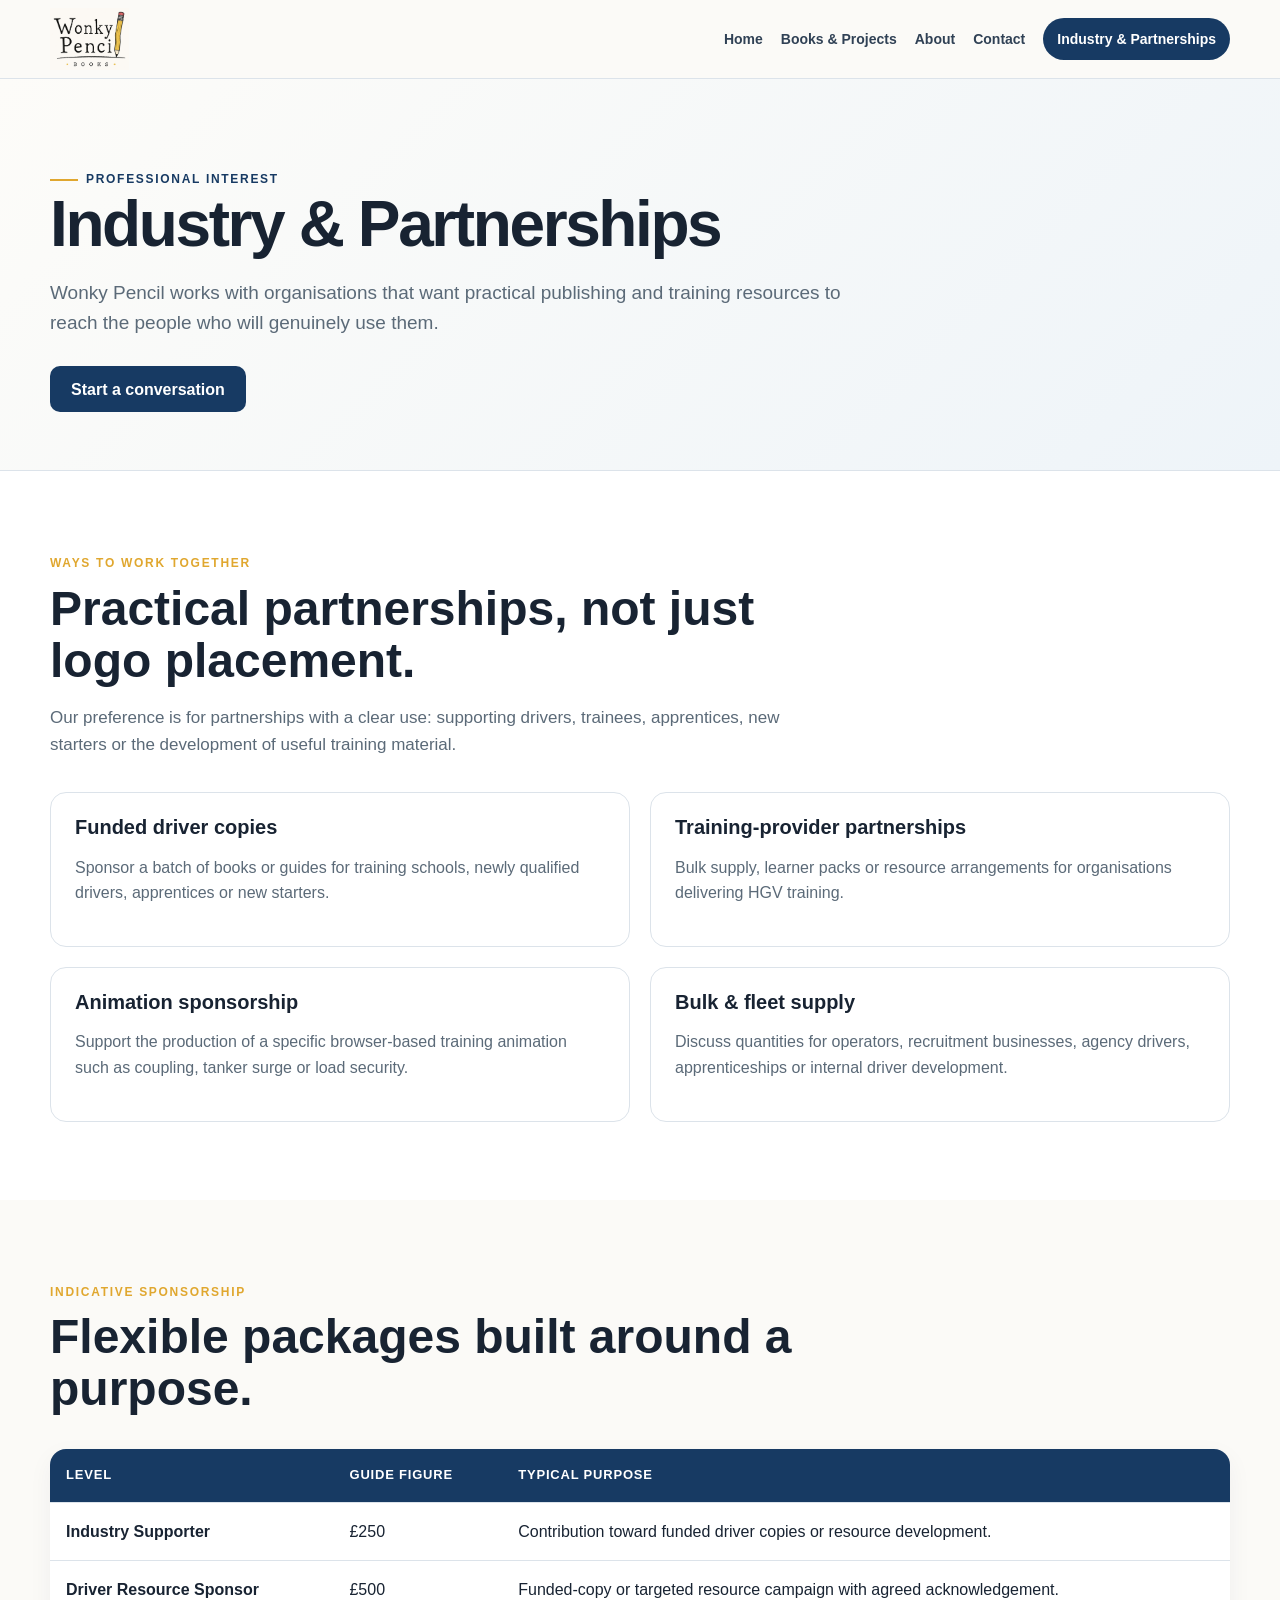
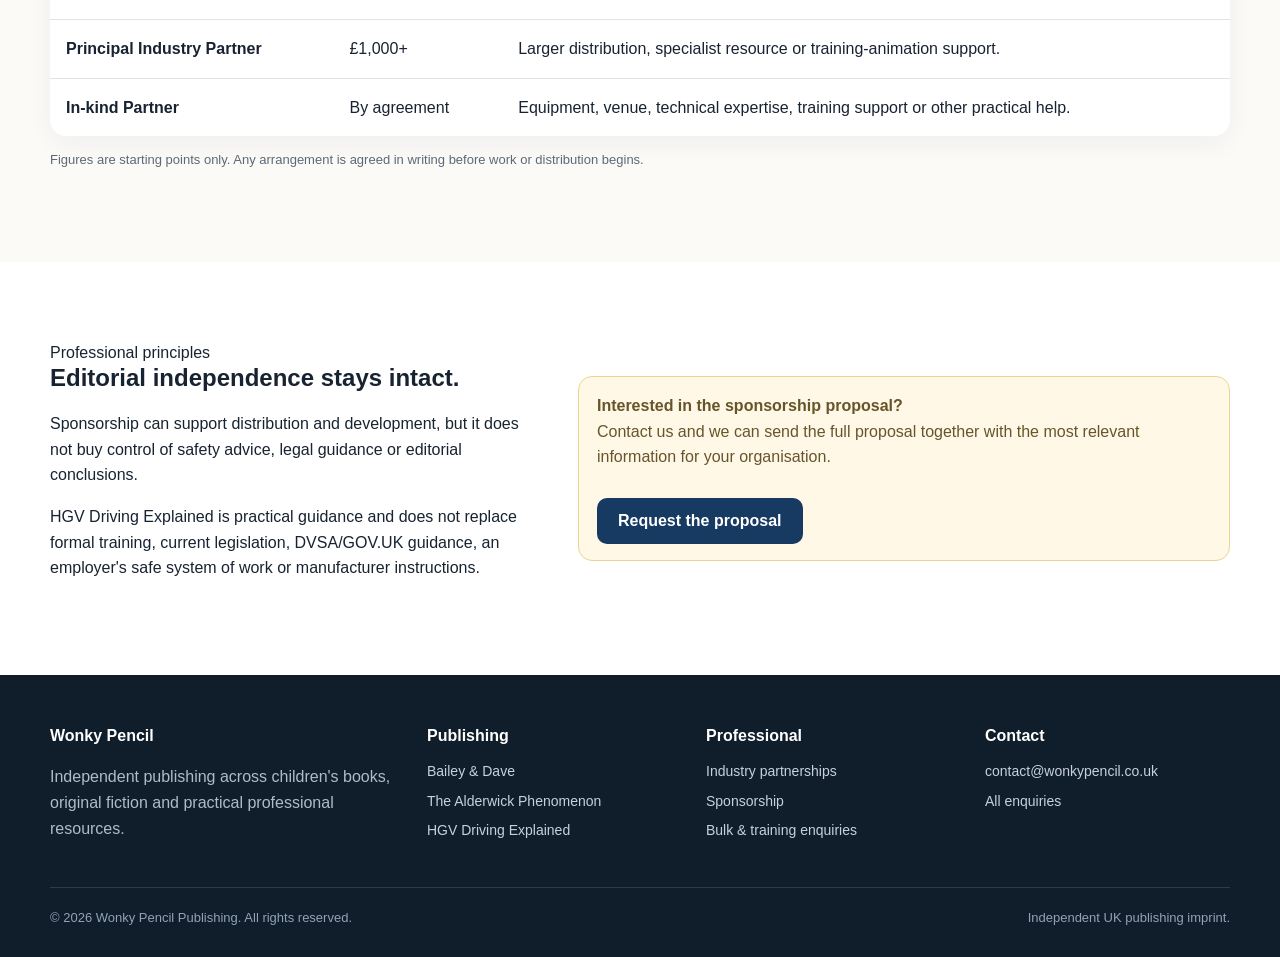
<file: industry.html>
<!doctype html>
<html lang="en-GB">
<head>
<meta charset="utf-8">
<meta name="viewport" content="width=device-width,initial-scale=1">
<meta name="description" content="Professional partnerships, sponsorship, bulk supply and training enquiries for Wonky Pencil and HGV Driving Explained.">
<meta name="robots" content="index,follow,max-image-preview:large">
<title>Industry &amp; Partnerships | Wonky Pencil</title>
<link rel="stylesheet" href="styles.css">
</head>
<body>

<header class="site-header">
  <div class="container header-inner">
    <a class="brand" href="index.html">
      <img class="brand-logo" src="wonky-pencil-logo.png" alt="Wonky Pencil Books logo">
    </a>
    <button class="menu-button" aria-label="Open navigation" aria-expanded="false">☰</button>
    <nav class="nav">
      <a href="index.html" >Home</a>
      <a href="books.html" >Books & Projects</a>
      <a href="about.html" >About</a>
      <a href="contact.html" >Contact</a>
      <a class="industry-link" href="industry.html" class="active">Industry & Partnerships</a>
    </nav>
  </div>
</header>


<main>
<section class="page-hero"><div class="container"><span class="eyebrow">Professional interest</span><h1>Industry & Partnerships</h1><p>Wonky Pencil works with organisations that want practical publishing and training resources to reach the people who will genuinely use them.</p><div class="button-row"><a class="btn primary" href="mailto:contact@wonkypencil.co.uk?subject=Industry%20Partnership%20Enquiry">Start a conversation</a></div></div></section>
<section class="section alt"><div class="container">
  <div class="section-head"><span class="label">Ways to work together</span><h2>Practical partnerships, not just logo placement.</h2><p>Our preference is for partnerships with a clear use: supporting drivers, trainees, apprentices, new starters or the development of useful training material.</p></div>
  <div class="partner-grid">
    <article class="partner-card"><h3>Funded driver copies</h3><p>Sponsor a batch of books or guides for training schools, newly qualified drivers, apprentices or new starters.</p></article>
    <article class="partner-card"><h3>Training-provider partnerships</h3><p>Bulk supply, learner packs or resource arrangements for organisations delivering HGV training.</p></article>
    <article class="partner-card"><h3>Animation sponsorship</h3><p>Support the production of a specific browser-based training animation such as coupling, tanker surge or load security.</p></article>
    <article class="partner-card"><h3>Bulk & fleet supply</h3><p>Discuss quantities for operators, recruitment businesses, agency drivers, apprenticeships or internal driver development.</p></article>
  </div>
</div></section>
<section class="section" id="sponsorship"><div class="container">
  <div class="section-head"><span class="label">Indicative sponsorship</span><h2>Flexible packages built around a purpose.</h2></div>
  <table class="package-table">
    <thead><tr><th>Level</th><th>Guide figure</th><th>Typical purpose</th></tr></thead>
    <tbody>
      <tr><td><strong>Industry Supporter</strong></td><td>£250</td><td>Contribution toward funded driver copies or resource development.</td></tr>
      <tr><td><strong>Driver Resource Sponsor</strong></td><td>£500</td><td>Funded-copy or targeted resource campaign with agreed acknowledgement.</td></tr>
      <tr><td><strong>Principal Industry Partner</strong></td><td>£1,000+</td><td>Larger distribution, specialist resource or training-animation support.</td></tr>
      <tr><td><strong>In-kind Partner</strong></td><td>By agreement</td><td>Equipment, venue, technical expertise, training support or other practical help.</td></tr>
    </tbody>
  </table>
  <p class="small" style="margin-top:14px">Figures are starting points only. Any arrangement is agreed in writing before work or distribution begins.</p>
</div></section>
<section class="section alt" id="bulk"><div class="container project-split">
  <div><span class="label">Professional principles</span><h2>Editorial independence stays intact.</h2><p>Sponsorship can support distribution and development, but it does not buy control of safety advice, legal guidance or editorial conclusions.</p><p>HGV Driving Explained is practical guidance and does not replace formal training, current legislation, DVSA/GOV.UK guidance, an employer's safe system of work or manufacturer instructions.</p></div>
  <div class="notice"><strong>Interested in the sponsorship proposal?</strong><br>Contact us and we can send the full proposal together with the most relevant information for your organisation.<div class="button-row"><a class="btn primary" href="mailto:contact@wonkypencil.co.uk?subject=HGV%20Sponsorship%20Proposal">Request the proposal</a></div></div>
</div></section>
</main>


<footer class="footer">
  <div class="container">
    <div class="footer-grid">
      <div class="footer-brand">
        <h4>Wonky Pencil</h4>
        <p>Independent publishing across children's books, original fiction and practical professional resources.</p>
      </div>
      <div>
        <h4>Publishing</h4>
        <a href="bailey-and-dave.html">Bailey & Dave</a>
        <a href="alderwick.html">The Alderwick Phenomenon</a>
        <a href="hgv.html">HGV Driving Explained</a>
      </div>
      <div>
        <h4>Professional</h4>
        <a href="industry.html">Industry partnerships</a>
        <a href="industry.html#sponsorship">Sponsorship</a>
        <a href="industry.html#bulk">Bulk & training enquiries</a>
      </div>
      <div>
        <h4>Contact</h4>
        <a href="mailto:contact@wonkypencil.co.uk">contact@wonkypencil.co.uk</a>
        <a href="contact.html">All enquiries</a>
      </div>
    </div>
    <div class="footer-bottom">
      <span>© 2026 Wonky Pencil Publishing. All rights reserved.</span>
      <span>Independent UK publishing imprint.</span>
    </div>
  </div>
</footer>
<script src="script.js"></script>

</body>
</html>
</file>
<file: styles.css>
:root{
  --ink:#182332;
  --navy:#173a63;
  --navy-2:#0e2c4c;
  --gold:#e0a72f;
  --gold-soft:#f7e6b6;
  --paper:#fbfaf7;
  --mist:#f2f5f8;
  --line:#dce3ea;
  --muted:#5b6a78;
  --white:#fff;
  --shadow:0 14px 38px rgba(19,45,73,.10);
  --radius:18px;
  --max:1180px;
}
*{box-sizing:border-box}
html{scroll-behavior:smooth}
body{
  margin:0;
  font-family:Arial,Helvetica,sans-serif;
  color:var(--ink);
  background:var(--paper);
  line-height:1.6;
}
img{max-width:100%;display:block}
a{color:inherit}
.container{width:min(var(--max),calc(100% - 40px));margin:auto}
.site-header{
  position:sticky;top:0;z-index:1000;
  background:rgba(251,250,247,.96);
  backdrop-filter:blur(10px);
  border-bottom:1px solid var(--line);
}
.header-inner{height:78px;display:flex;align-items:center;justify-content:space-between;gap:24px}
.brand{display:flex;align-items:center;gap:12px;text-decoration:none;color:var(--ink)}
.pencil-mark{
  width:42px;height:42px;border-radius:12px;
  background:linear-gradient(135deg,var(--gold),#f3cf75);
  display:grid;place-items:center;
  transform:rotate(-3deg);
  box-shadow:0 6px 16px rgba(224,167,47,.2);
}
.pencil-mark svg{width:26px;height:26px}
.brand-copy strong{display:block;font-size:19px;letter-spacing:.2px}
.brand-copy span{display:block;color:var(--muted);font-size:12px;margin-top:-2px}
.nav{display:flex;align-items:center;gap:18px}
.nav a{font-size:14px;font-weight:700;text-decoration:none;color:#304155}
.nav a:hover,.nav a.active{color:var(--navy)}
.nav .industry-link{padding:10px 14px;border-radius:999px;background:var(--navy);color:#fff}
.menu-button{display:none;border:0;background:transparent;font-size:28px;color:var(--ink);padding:6px}

.hero{
  background:
    radial-gradient(circle at 85% 15%,rgba(224,167,47,.17),transparent 30%),
    linear-gradient(135deg,#fdfcf9 0%,#f4f7fb 100%);
  border-bottom:1px solid var(--line);
}
.hero-inner{min-height:540px;display:grid;grid-template-columns:1.08fr .92fr;gap:60px;align-items:center;padding:70px 0}
.eyebrow{
  display:inline-flex;align-items:center;gap:8px;
  font-size:12px;font-weight:800;letter-spacing:1.7px;text-transform:uppercase;color:var(--navy);
}
.eyebrow:before{content:"";width:28px;height:2px;background:var(--gold)}
h1,h2,h3{line-height:1.08;margin-top:0}
h1{font-size:clamp(46px,6vw,76px);letter-spacing:-2.4px;margin-bottom:20px}
h1 .accent{color:var(--navy)}
.lead{font-size:20px;color:#46586a;max-width:700px}
.button-row{display:flex;gap:12px;flex-wrap:wrap;margin-top:28px}
.btn{
  display:inline-flex;align-items:center;justify-content:center;
  min-height:46px;padding:0 20px;border-radius:10px;
  font-weight:800;text-decoration:none;border:1px solid transparent;
}
.btn.primary{background:var(--navy);color:white}
.btn.primary:hover{background:var(--navy-2)}
.btn.secondary{background:white;border-color:#bfcbd6;color:var(--navy)}
.btn.gold{background:var(--gold);color:#1b2430}
.hero-panel{
  background:var(--navy);color:white;border-radius:28px;padding:34px;
  box-shadow:var(--shadow);position:relative;overflow:hidden;
}
.hero-panel:after{
  content:"";position:absolute;width:220px;height:220px;border-radius:50%;
  background:rgba(255,255,255,.05);right:-80px;top:-80px
}
.hero-panel .kicker{font-size:12px;text-transform:uppercase;letter-spacing:1.5px;color:#c8d8e8;font-weight:800}
.hero-panel h2{font-size:32px;margin:10px 0 12px}
.hero-panel p{color:#d9e5ef}
.hero-panel .mini-grid{display:grid;grid-template-columns:repeat(3,1fr);gap:10px;margin-top:26px}
.hero-panel .mini{background:rgba(255,255,255,.08);border:1px solid rgba(255,255,255,.12);border-radius:14px;padding:14px}
.hero-panel .mini strong{display:block;color:#fff;font-size:14px}
.hero-panel .mini span{font-size:12px;color:#cbd8e5}

.section{padding:78px 0}
.section.alt{background:#fff}
.section.dark{background:var(--navy);color:#fff}
.section-head{max-width:760px;margin-bottom:34px}
.section-head.center{text-align:center;margin-left:auto;margin-right:auto}
.section-head .label{font-size:12px;text-transform:uppercase;letter-spacing:1.7px;font-weight:800;color:var(--gold)}
.section-head h2{font-size:clamp(32px,4vw,48px);margin:8px 0 12px}
.section-head p{color:var(--muted);font-size:17px}
.section.dark .section-head p{color:#d5e2ee}

.three-grid{display:grid;grid-template-columns:repeat(3,1fr);gap:22px}
.card{
  background:#fff;border:1px solid var(--line);border-radius:var(--radius);padding:28px;
  box-shadow:0 7px 24px rgba(22,47,75,.05)
}
.card .icon{
  width:48px;height:48px;border-radius:14px;background:#edf3f8;color:var(--navy);
  display:grid;place-items:center;font-size:23px;margin-bottom:18px
}
.card h3{font-size:22px;margin-bottom:10px}
.card p{color:var(--muted);margin-bottom:18px}
.card a.more{font-weight:800;text-decoration:none;color:var(--navy)}
.card a.more:after{content:" →"}

.feature-grid{display:grid;grid-template-columns:1fr 1fr;gap:26px}
.feature-card{
  display:grid;grid-template-columns:170px 1fr;gap:26px;align-items:center;
  background:white;border:1px solid var(--line);border-radius:22px;padding:22px;box-shadow:var(--shadow)
}
.feature-card img{width:170px;height:220px;object-fit:cover;border-radius:12px;background:#e7edf2}
.feature-card h3{font-size:25px;margin-bottom:8px}
.feature-card p{color:var(--muted)}
.tag{display:inline-block;padding:5px 10px;border-radius:999px;background:#edf3f8;color:var(--navy);font-size:11px;font-weight:800;text-transform:uppercase;letter-spacing:.8px}

.page-hero{padding:84px 0 58px;background:linear-gradient(135deg,#fdfcf9,#eef4f9);border-bottom:1px solid var(--line)}
.page-hero h1{font-size:clamp(40px,5vw,64px);margin-bottom:14px}
.page-hero p{max-width:800px;color:var(--muted);font-size:19px}

.book-grid{display:grid;grid-template-columns:repeat(3,1fr);gap:24px}
.book-card{background:#fff;border:1px solid var(--line);border-radius:18px;overflow:hidden;box-shadow:0 8px 24px rgba(22,47,75,.06);display:flex;flex-direction:column}
.book-card .cover-wrap{background:#edf2f6;padding:20px;display:grid;place-items:center;min-height:330px}
.book-card img{height:290px;width:auto;max-width:100%;object-fit:contain;border-radius:8px;box-shadow:0 10px 22px rgba(0,0,0,.12)}
.book-card .body{padding:22px;display:flex;flex-direction:column;flex:1}
.book-card h3{font-size:21px;margin:8px 0 8px}
.book-card p{color:var(--muted);font-size:15px;flex:1}
.book-card .actions{display:flex;gap:8px;flex-wrap:wrap;margin-top:12px}
.book-card .actions .btn{font-size:13px;min-height:40px;padding:0 13px}

.project-split{display:grid;grid-template-columns:.85fr 1.15fr;gap:46px;align-items:center}
.project-visual{background:#e8eef3;border-radius:24px;padding:22px;min-height:420px;display:grid;place-items:center;overflow:hidden}
.project-visual img{max-height:500px;object-fit:contain;border-radius:14px}
.check-list{display:grid;gap:12px;margin:24px 0}
.check-item{display:grid;grid-template-columns:28px 1fr;gap:10px;align-items:start}
.check-item b{color:var(--navy)}
.check{width:24px;height:24px;border-radius:50%;background:#e8f0f7;color:var(--navy);display:grid;place-items:center;font-weight:900}

.metric-grid{display:grid;grid-template-columns:repeat(4,1fr);gap:14px;margin-top:26px}
.metric{background:#f4f7fa;border:1px solid var(--line);border-radius:14px;padding:18px}
.metric strong{display:block;font-size:24px;color:var(--navy)}
.metric span{color:var(--muted);font-size:13px}

.partner-grid{display:grid;grid-template-columns:repeat(2,1fr);gap:20px}
.partner-card{background:#fff;border:1px solid var(--line);border-radius:16px;padding:24px}
.partner-card h3{font-size:20px;margin-bottom:8px}
.partner-card p{color:var(--muted)}

.package-table{width:100%;border-collapse:collapse;background:#fff;border-radius:16px;overflow:hidden;box-shadow:0 8px 24px rgba(22,47,75,.05)}
.package-table th,.package-table td{text-align:left;padding:16px;border-bottom:1px solid var(--line);vertical-align:top}
.package-table th{background:var(--navy);color:#fff;font-size:13px;text-transform:uppercase;letter-spacing:.8px}
.package-table tr:last-child td{border-bottom:0}

.callout{background:var(--navy);color:white;border-radius:24px;padding:34px;display:grid;grid-template-columns:1fr auto;gap:26px;align-items:center}
.callout h2{font-size:31px;margin-bottom:8px}
.callout p{margin:0;color:#d8e5f0;max-width:800px}

.contact-grid{display:grid;grid-template-columns:.8fr 1.2fr;gap:32px}
.contact-panel{background:#fff;border:1px solid var(--line);border-radius:18px;padding:28px}
.contact-panel h3{font-size:22px}
.contact-list{display:grid;gap:14px;margin-top:18px}
.contact-item{padding:14px;border-radius:12px;background:var(--mist)}
.contact-item strong{display:block;color:var(--navy)}
.contact-item span,.contact-item a{color:var(--muted);text-decoration:none;font-size:14px}

.footer{background:#101d2b;color:#d4dde5;padding:48px 0 28px;margin-top:0}
.footer-grid{display:grid;grid-template-columns:1.4fr repeat(3,1fr);gap:34px}
.footer h4{color:#fff;margin:0 0 12px}
.footer a{display:block;color:#c7d1db;text-decoration:none;margin:7px 0;font-size:14px}
.footer a:hover{color:white}
.footer-brand p{max-width:360px;color:#aebcca}
.footer-bottom{border-top:1px solid #2c3b49;margin-top:30px;padding-top:20px;font-size:13px;color:#92a3b3;display:flex;justify-content:space-between;gap:16px;flex-wrap:wrap}

.notice{background:#fff8e7;border:1px solid #ebd394;border-radius:14px;padding:16px 18px;color:#67552a}
.small{font-size:13px;color:var(--muted)}

@media(max-width:960px){
  .nav{position:absolute;left:20px;right:20px;top:70px;background:#fff;border:1px solid var(--line);box-shadow:var(--shadow);border-radius:16px;padding:14px;display:none;flex-direction:column;align-items:stretch}
  .nav.open{display:flex}
  .nav a{padding:9px 10px}
  .menu-button{display:block}
  .hero-inner,.project-split,.contact-grid{grid-template-columns:1fr}
  .hero-inner{gap:34px}
  .hero-panel{max-width:760px}
  .three-grid,.book-grid{grid-template-columns:repeat(2,1fr)}
  .feature-grid{grid-template-columns:1fr}
  .footer-grid{grid-template-columns:1fr 1fr}
}
@media(max-width:640px){
  .container{width:min(100% - 28px,var(--max))}
  .header-inner{height:70px}
  .brand-copy span{display:none}
  h1{letter-spacing:-1.5px}
  .hero-inner{min-height:auto;padding:48px 0}
  .hero-panel .mini-grid{grid-template-columns:1fr}
  .section{padding:56px 0}
  .three-grid,.book-grid,.partner-grid,.metric-grid{grid-template-columns:1fr}
  .feature-card{grid-template-columns:100px 1fr;gap:16px;padding:16px}
  .feature-card img{width:100px;height:138px}
  .project-visual{min-height:300px}
  .callout{grid-template-columns:1fr}
  .package-table{font-size:13px}
  .package-table th,.package-table td{padding:12px 10px}
  .footer-grid{grid-template-columns:1fr}
}


/* Actual Wonky Pencil brand logo */
.brand{
  min-width:190px;
}
.brand-logo{
  width:180px;
  height:62px;
  object-fit:contain;
  object-position:left center;
  display:block;
}
@media(max-width:640px){
  .brand-logo{
    width:145px;
    height:52px;
  }
}
</file>
